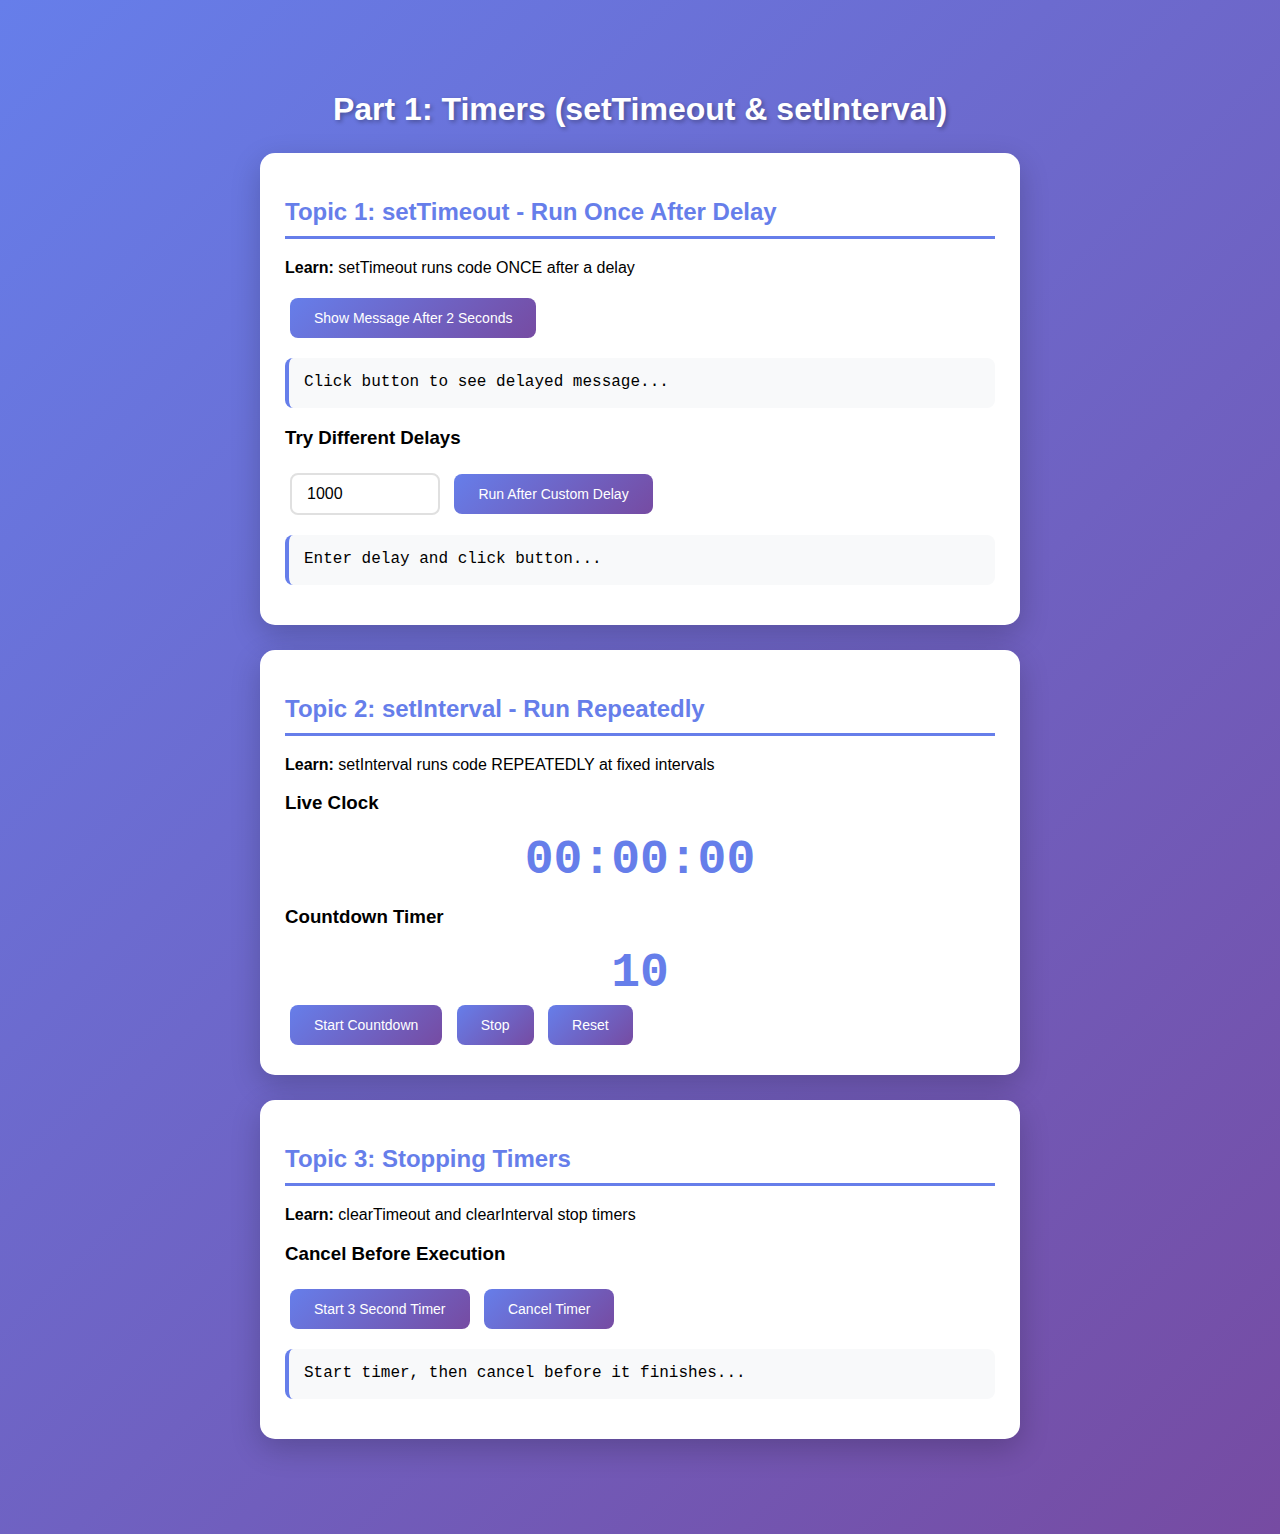
<file: part-1/index.html>
<!DOCTYPE html>
<html lang="en">
<head>
    <meta charset="UTF-8">
    <meta name="viewport" content="width=device-width, initial-scale=1.0">
    <title>Part 1: Timers - setTimeout & setInterval</title>
    <link rel="stylesheet" href="style.css">
</head>
<body>
    <h1>Part 1: Timers (setTimeout & setInterval)</h1>

    <!-- Topic 1: setTimeout -->
    <div class="section">
        <h2>Topic 1: setTimeout - Run Once After Delay</h2>
        <p><strong>Learn:</strong> setTimeout runs code ONCE after a delay</p>

        <button id="delayed-btn">Show Message After 2 Seconds</button>
        <div class="output" id="delayed-output">Click button to see delayed message...</div>

        <h3>Try Different Delays</h3>
        <input type="number" id="delay-input" placeholder="Milliseconds" value="1000">
        <button id="custom-delay-btn">Run After Custom Delay</button>
        <div class="output" id="custom-output">Enter delay and click button...</div>
    </div>

    <!-- Topic 2: setInterval -->
    <div class="section">
        <h2>Topic 2: setInterval - Run Repeatedly</h2>
        <p><strong>Learn:</strong> setInterval runs code REPEATEDLY at fixed intervals</p>

        <h3>Live Clock</h3>
        <div class="timer" id="clock-display">00:00:00</div>

        <h3>Countdown Timer</h3>
        <div class="timer" id="countdown-display">10</div>
        <button id="start-countdown">Start Countdown</button>
        <button id="stop-countdown">Stop</button>
        <button id="reset-countdown">Reset</button>
    </div>

    <!-- Topic 3: clearTimeout & clearInterval -->
    <div class="section">
        <h2>Topic 3: Stopping Timers</h2>
        <p><strong>Learn:</strong> clearTimeout and clearInterval stop timers</p>

        <h3>Cancel Before Execution</h3>
        <button id="start-delayed">Start 3 Second Timer</button>
        <button id="cancel-delayed">Cancel Timer</button>
        <div class="output" id="cancel-output">Start timer, then cancel before it finishes...</div>
    </div>

    <script src="script.js"></script>
</body>
</html>
</file>
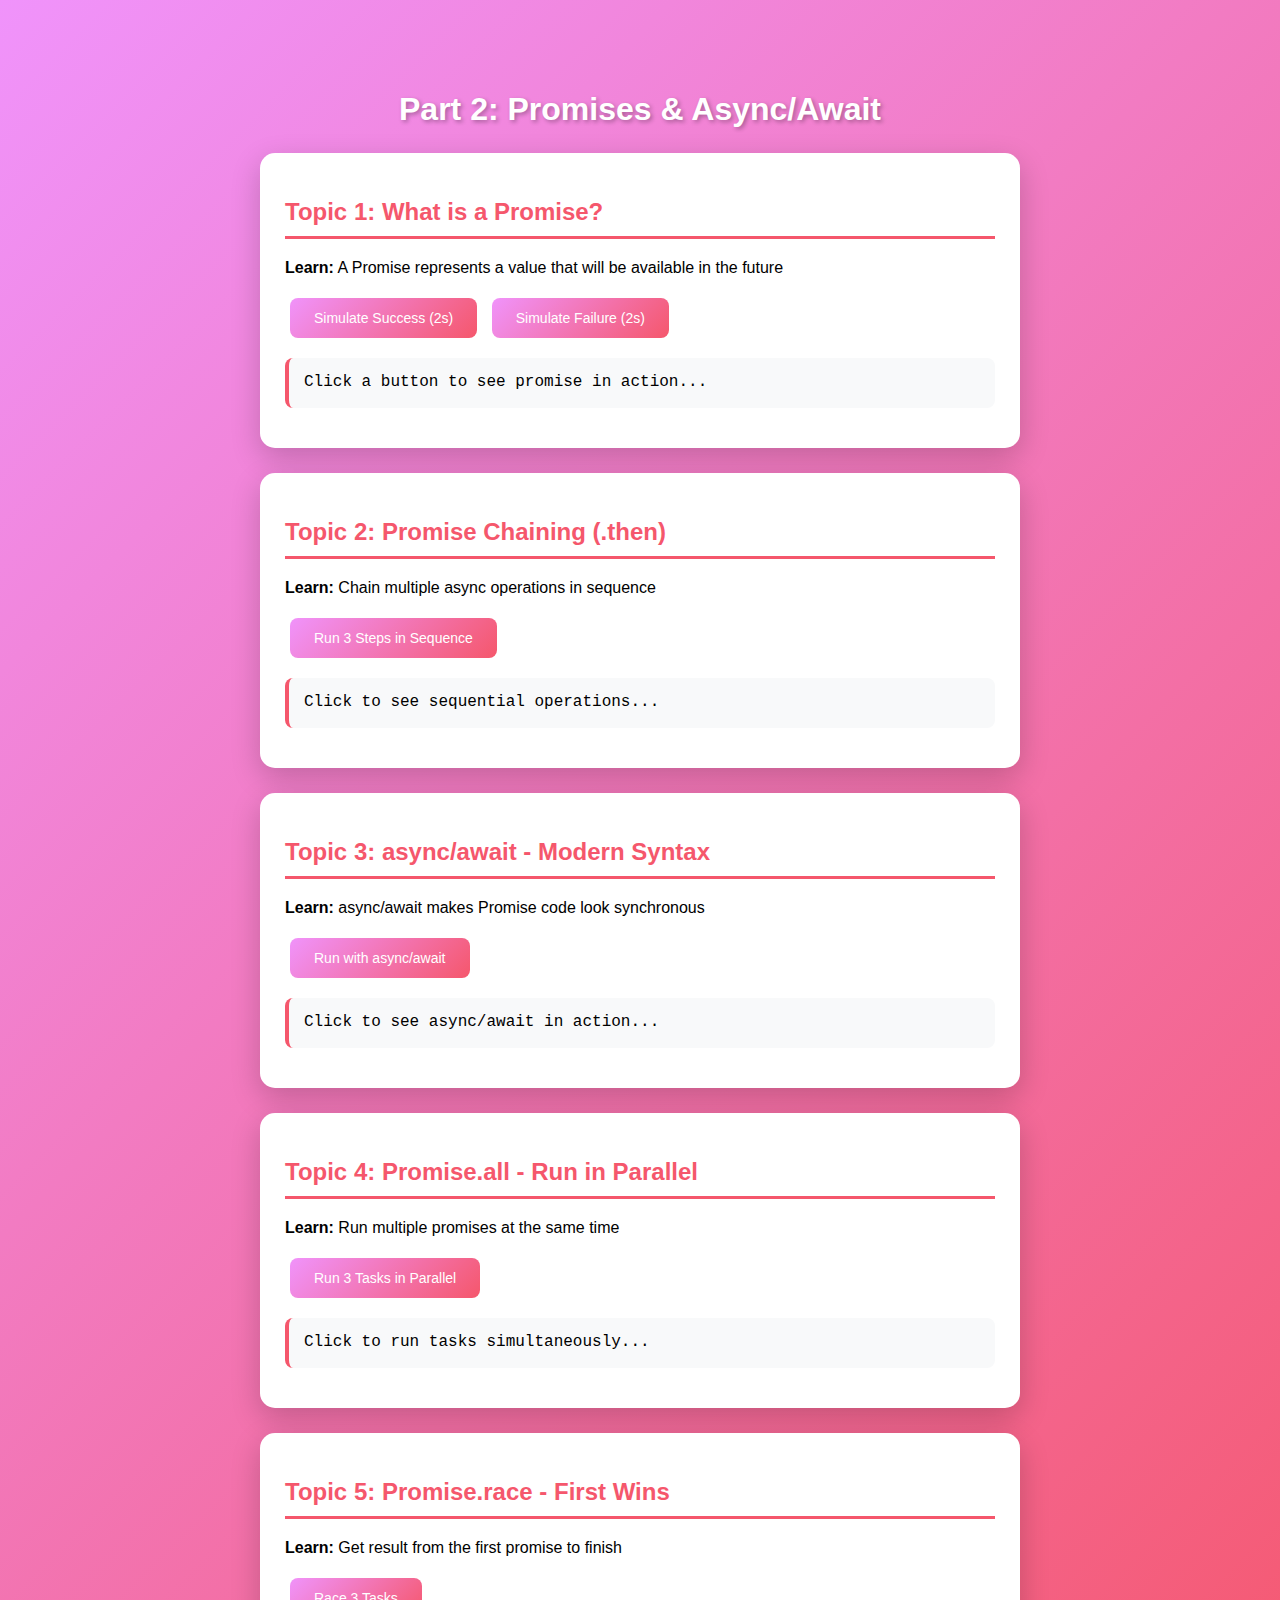
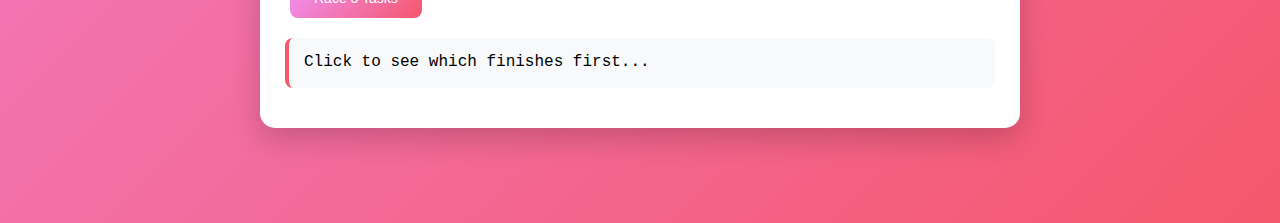
<file: part-2/index.html>
<!DOCTYPE html>
<html lang="en">
<head>
    <meta charset="UTF-8">
    <meta name="viewport" content="width=device-width, initial-scale=1.0">
    <title>Part 2: Promises & Async/Await</title>
    <link rel="stylesheet" href="style.css">
</head>
<body>
    <h1>Part 2: Promises & Async/Await</h1>

    <!-- Topic 1: What is a Promise -->
    <div class="section">
        <h2>Topic 1: What is a Promise?</h2>
        <p><strong>Learn:</strong> A Promise represents a value that will be available in the future</p>

        <button id="promise-success">Simulate Success (2s)</button>
        <button id="promise-fail">Simulate Failure (2s)</button>
        <div class="output" id="promise-output">Click a button to see promise in action...</div>
    </div>

    <!-- Topic 2: Promise Chaining -->
    <div class="section">
        <h2>Topic 2: Promise Chaining (.then)</h2>
        <p><strong>Learn:</strong> Chain multiple async operations in sequence</p>

        <button id="promise-chain">Run 3 Steps in Sequence</button>
        <div class="output" id="chain-output">Click to see sequential operations...</div>
    </div>

    <!-- Topic 3: async/await -->
    <div class="section">
        <h2>Topic 3: async/await - Modern Syntax</h2>
        <p><strong>Learn:</strong> async/await makes Promise code look synchronous</p>

        <button id="async-btn">Run with async/await</button>
        <div class="output" id="async-output">Click to see async/await in action...</div>
    </div>

    <!-- Topic 4: Promise.all -->
    <div class="section">
        <h2>Topic 4: Promise.all - Run in Parallel</h2>
        <p><strong>Learn:</strong> Run multiple promises at the same time</p>

        <button id="parallel-btn">Run 3 Tasks in Parallel</button>
        <div class="output" id="parallel-output">Click to run tasks simultaneously...</div>
    </div>

    <!-- Topic 5: Promise.race -->
    <div class="section">
        <h2>Topic 5: Promise.race - First Wins</h2>
        <p><strong>Learn:</strong> Get result from the first promise to finish</p>

        <button id="race-btn">Race 3 Tasks</button>
        <div class="output" id="race-output">Click to see which finishes first...</div>
    </div>

    <script src="script.js"></script>
</body>
</html>
</file>
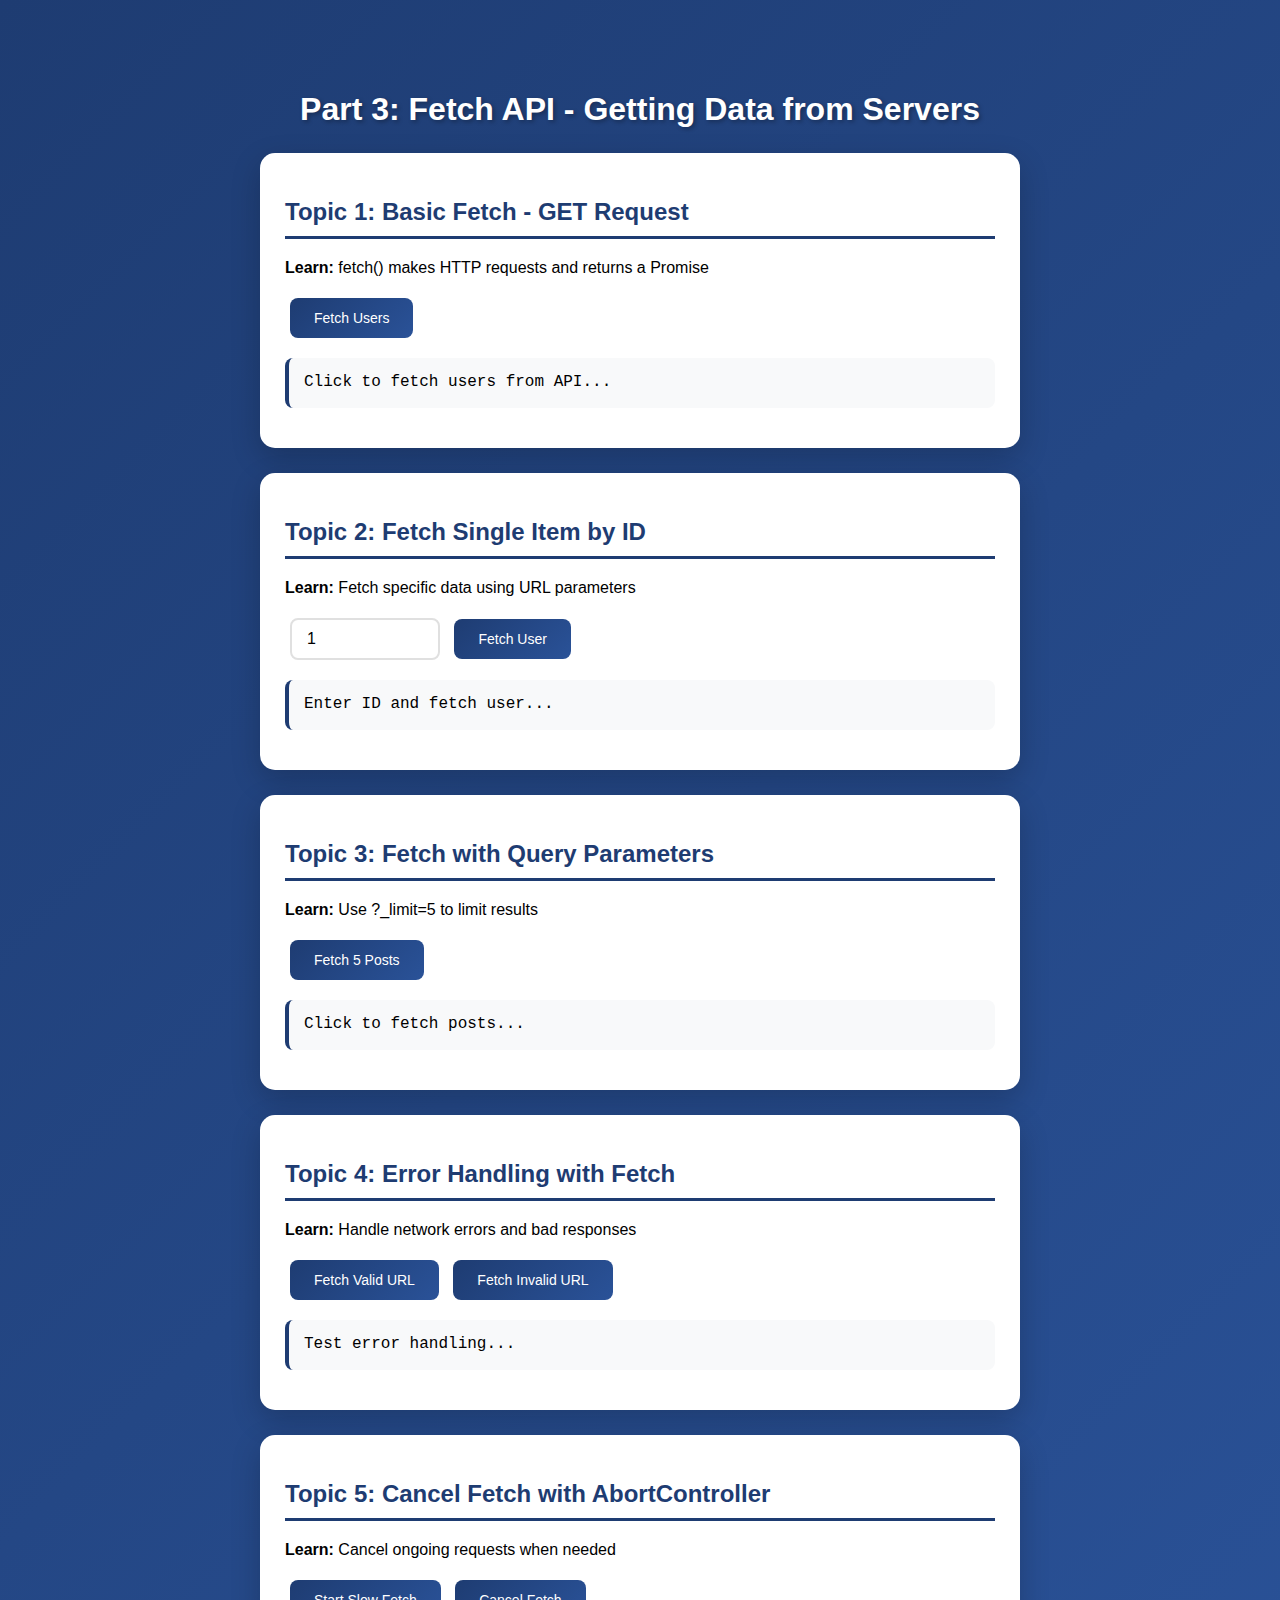
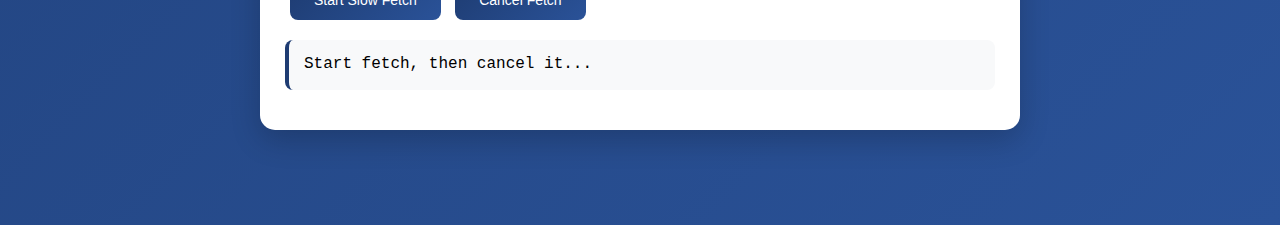
<file: part-3/index.html>
<!DOCTYPE html>
<html lang="en">
<head>
    <meta charset="UTF-8">
    <meta name="viewport" content="width=device-width, initial-scale=1.0">
    <title>Part 3: Fetch API</title>
    <link rel="stylesheet" href="style.css">
</head>
<body>
    <h1>Part 3: Fetch API - Getting Data from Servers</h1>

    <!-- Topic 1: Basic Fetch -->
    <div class="section">
        <h2>Topic 1: Basic Fetch - GET Request</h2>
        <p><strong>Learn:</strong> fetch() makes HTTP requests and returns a Promise</p>

        <button id="fetch-users-btn">Fetch Users</button>
        <div class="output" id="users-output">Click to fetch users from API...</div>
        <div class="cards-container" id="users-container"></div>
    </div>

    <!-- Topic 2: Fetch Single Item -->
    <div class="section">
        <h2>Topic 2: Fetch Single Item by ID</h2>
        <p><strong>Learn:</strong> Fetch specific data using URL parameters</p>

        <input type="number" id="user-id" placeholder="User ID (1-10)" min="1" max="10" value="1">
        <button id="fetch-single-btn">Fetch User</button>
        <div class="output" id="single-output">Enter ID and fetch user...</div>
    </div>

    <!-- Topic 3: Fetch Posts -->
    <div class="section">
        <h2>Topic 3: Fetch with Query Parameters</h2>
        <p><strong>Learn:</strong> Use ?_limit=5 to limit results</p>

        <button id="fetch-posts-btn">Fetch 5 Posts</button>
        <div class="output" id="posts-output">Click to fetch posts...</div>
        <div id="posts-container"></div>
    </div>

    <!-- Topic 4: Error Handling -->
    <div class="section">
        <h2>Topic 4: Error Handling with Fetch</h2>
        <p><strong>Learn:</strong> Handle network errors and bad responses</p>

        <button id="fetch-good-btn">Fetch Valid URL</button>
        <button id="fetch-bad-btn">Fetch Invalid URL</button>
        <div class="output" id="error-output">Test error handling...</div>
    </div>

    <!-- Topic 5: AbortController -->
    <div class="section">
        <h2>Topic 5: Cancel Fetch with AbortController</h2>
        <p><strong>Learn:</strong> Cancel ongoing requests when needed</p>

        <button id="start-fetch-btn">Start Slow Fetch</button>
        <button id="cancel-fetch-btn">Cancel Fetch</button>
        <div class="output" id="abort-output">Start fetch, then cancel it...</div>
    </div>

    <script src="script.js"></script>
</body>
</html>
</file>
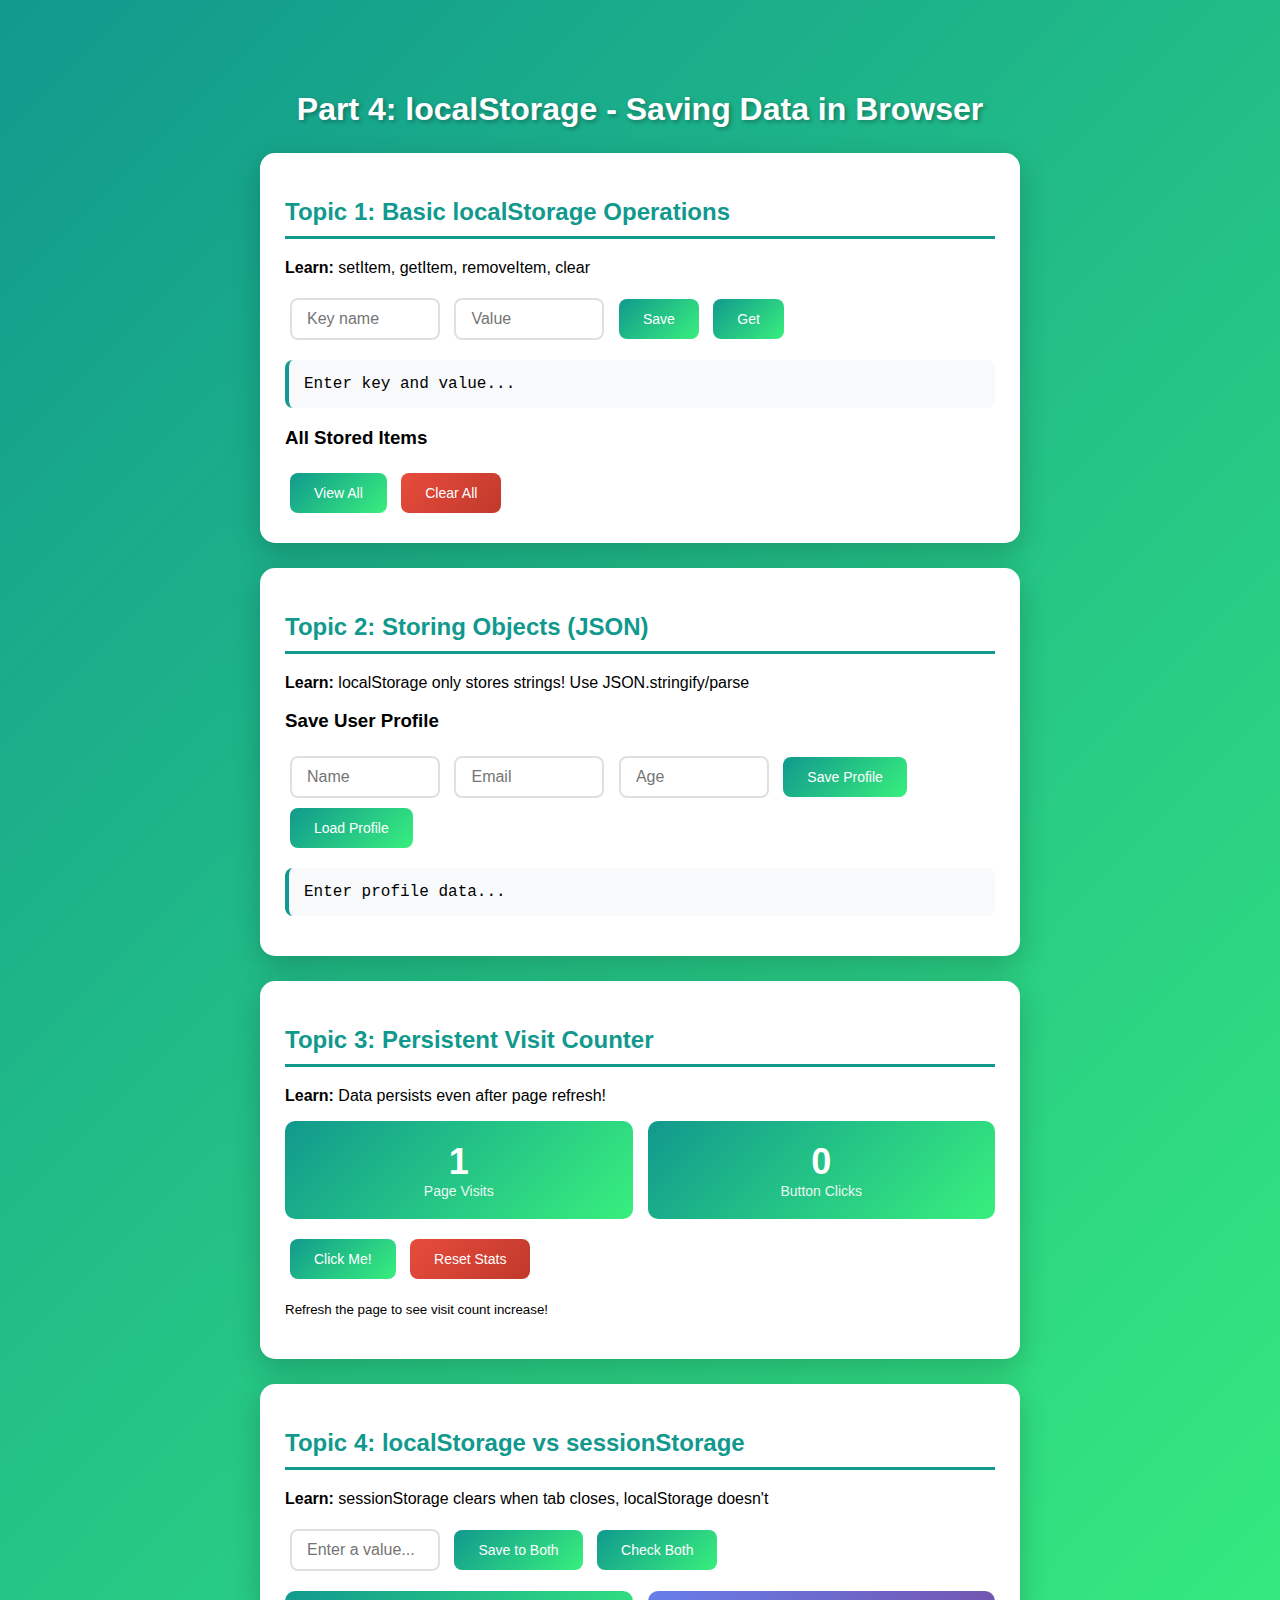
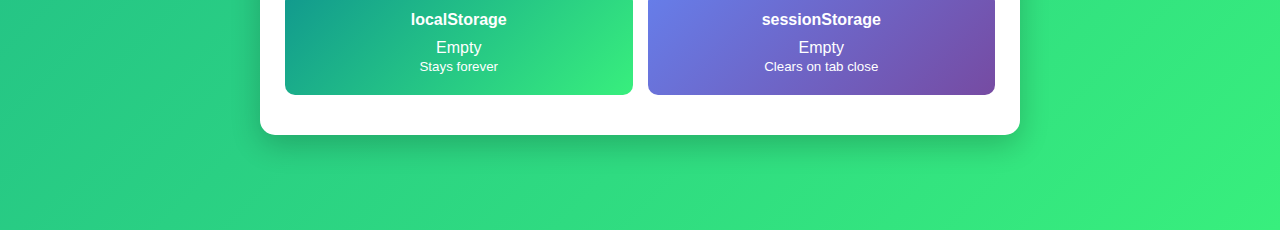
<file: part-4/index.html>
<!DOCTYPE html>
<html lang="en">
<head>
    <meta charset="UTF-8">
    <meta name="viewport" content="width=device-width, initial-scale=1.0">
    <title>Part 4: localStorage - Saving Data in Browser</title>
    <link rel="stylesheet" href="style.css">
</head>
<body>
    <h1>Part 4: localStorage - Saving Data in Browser</h1>

    <!-- Topic 1: Basic Operations -->
    <div class="section">
        <h2>Topic 1: Basic localStorage Operations</h2>
        <p><strong>Learn:</strong> setItem, getItem, removeItem, clear</p>

        <input type="text" id="key-input" placeholder="Key name">
        <input type="text" id="value-input" placeholder="Value">
        <button id="save-btn">Save</button>
        <button id="get-btn">Get</button>
        <div class="output" id="basic-output">Enter key and value...</div>

        <h3>All Stored Items</h3>
        <button id="view-all-btn">View All</button>
        <button id="clear-all-btn" class="danger">Clear All</button>
        <div id="storage-items"></div>
    </div>

    <!-- Topic 2: Storing Objects with JSON -->
    <div class="section">
        <h2>Topic 2: Storing Objects (JSON)</h2>
        <p><strong>Learn:</strong> localStorage only stores strings! Use JSON.stringify/parse</p>

        <h3>Save User Profile</h3>
        <input type="text" id="profile-name" placeholder="Name">
        <input type="text" id="profile-email" placeholder="Email">
        <input type="number" id="profile-age" placeholder="Age">
        <button id="save-profile-btn">Save Profile</button>
        <button id="load-profile-btn">Load Profile</button>
        <div class="output" id="profile-output">Enter profile data...</div>
    </div>

    <!-- Topic 3: Practical Example - Visit Counter -->
    <div class="section">
        <h2>Topic 3: Persistent Visit Counter</h2>
        <p><strong>Learn:</strong> Data persists even after page refresh!</p>

        <div class="stats-grid">
            <div class="stat-box">
                <div class="number" id="visit-count">0</div>
                <div class="label">Page Visits</div>
            </div>
            <div class="stat-box">
                <div class="number" id="click-count">0</div>
                <div class="label">Button Clicks</div>
            </div>
        </div>

        <button id="click-btn">Click Me!</button>
        <button id="reset-stats-btn" class="danger">Reset Stats</button>
        <p><small>Refresh the page to see visit count increase!</small></p>
    </div>

    <!-- Topic 4: localStorage vs sessionStorage -->
    <div class="section">
        <h2>Topic 4: localStorage vs sessionStorage</h2>
        <p><strong>Learn:</strong> sessionStorage clears when tab closes, localStorage doesn't</p>

        <input type="text" id="dual-input" placeholder="Enter a value...">
        <button id="save-both-btn">Save to Both</button>
        <button id="check-both-btn">Check Both</button>

        <div class="compare-grid">
            <div class="compare-box local">
                <div class="label">localStorage</div>
                <div id="local-value">Empty</div>
                <small>Stays forever</small>
            </div>
            <div class="compare-box session">
                <div class="label">sessionStorage</div>
                <div id="session-value">Empty</div>
                <small>Clears on tab close</small>
            </div>
        </div>
    </div>

    <script src="script.js"></script>
</body>
</html>
</file>
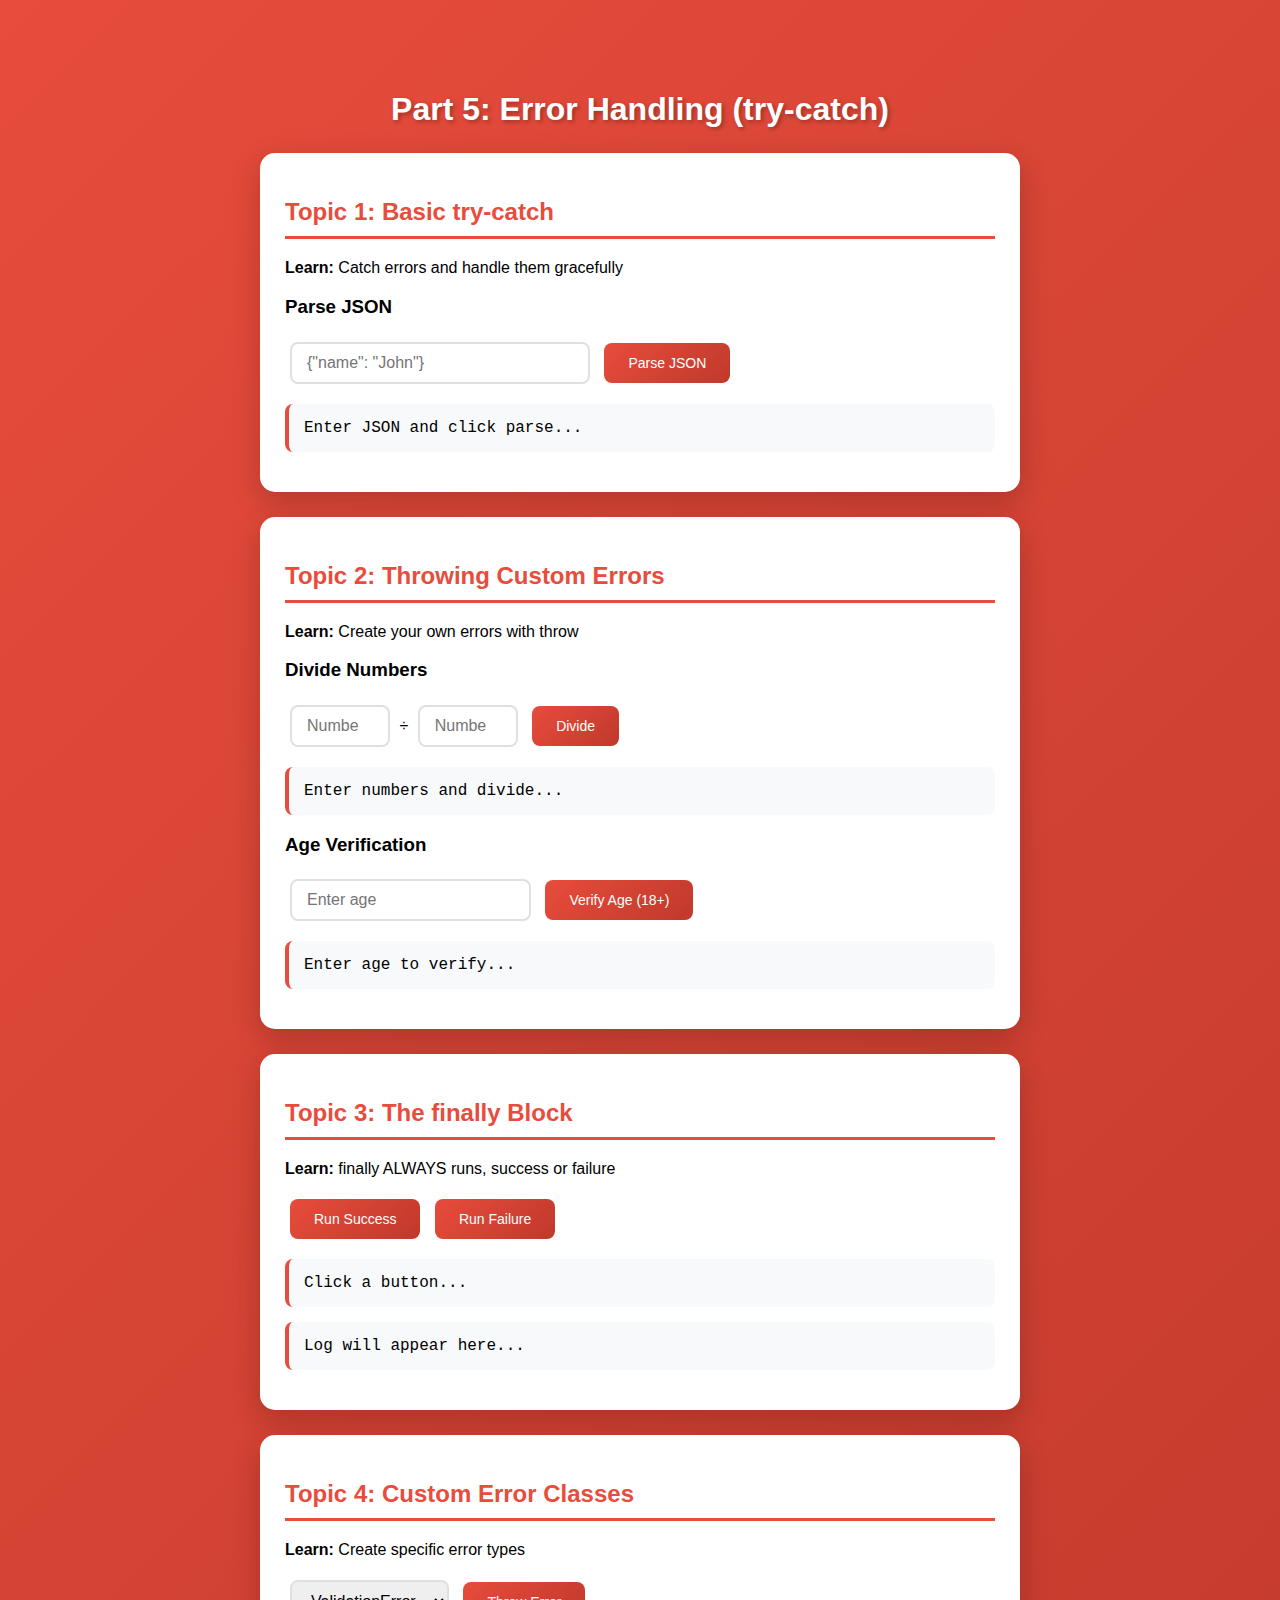
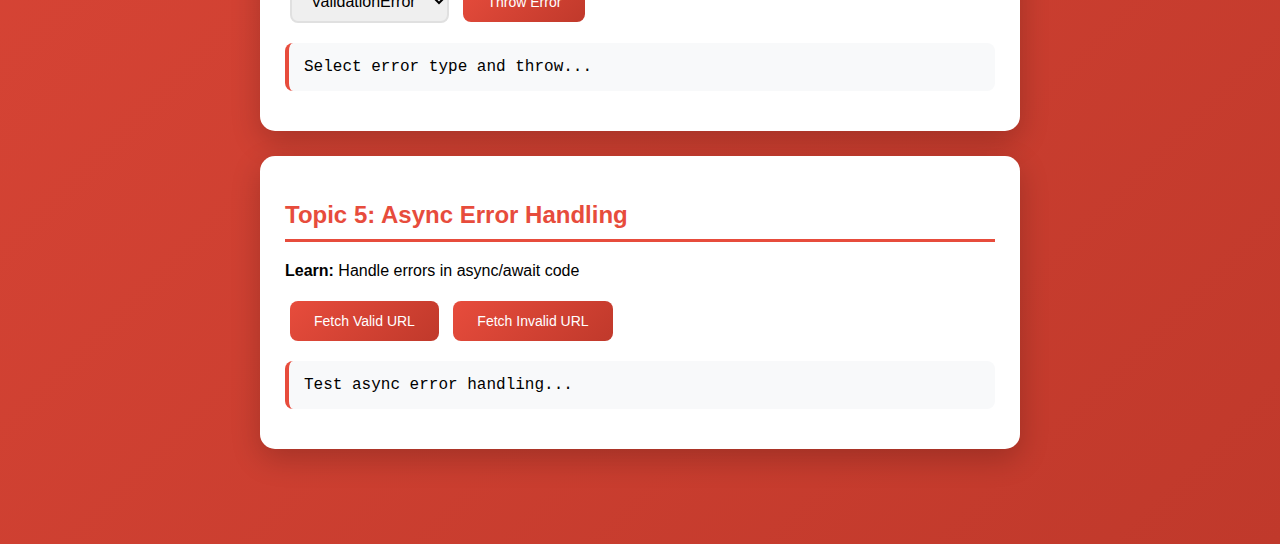
<file: part-5/index.html>
<!DOCTYPE html>
<html lang="en">
<head>
    <meta charset="UTF-8">
    <meta name="viewport" content="width=device-width, initial-scale=1.0">
    <title>Part 5: Error Handling</title>
    <link rel="stylesheet" href="style.css">
</head>
<body>
    <h1>Part 5: Error Handling (try-catch)</h1>

    <!-- Topic 1: Basic try-catch -->
    <div class="section">
        <h2>Topic 1: Basic try-catch</h2>
        <p><strong>Learn:</strong> Catch errors and handle them gracefully</p>

        <h3>Parse JSON</h3>
        <input type="text" id="json-input" placeholder='{"name": "John"}' style="width: 300px;">
        <button id="parse-btn">Parse JSON</button>
        <div class="output" id="parse-output">Enter JSON and click parse...</div>
    </div>

    <!-- Topic 2: throw new Error -->
    <div class="section">
        <h2>Topic 2: Throwing Custom Errors</h2>
        <p><strong>Learn:</strong> Create your own errors with throw</p>

        <h3>Divide Numbers</h3>
        <input type="number" id="num-a" placeholder="Number A" style="width: 100px;">
        <span> ÷ </span>
        <input type="number" id="num-b" placeholder="Number B" style="width: 100px;">
        <button id="divide-btn">Divide</button>
        <div class="output" id="divide-output">Enter numbers and divide...</div>

        <h3>Age Verification</h3>
        <input type="number" id="age-input" placeholder="Enter age">
        <button id="verify-btn">Verify Age (18+)</button>
        <div class="output" id="age-output">Enter age to verify...</div>
    </div>

    <!-- Topic 3: try-catch-finally -->
    <div class="section">
        <h2>Topic 3: The finally Block</h2>
        <p><strong>Learn:</strong> finally ALWAYS runs, success or failure</p>

        <button id="finally-success-btn">Run Success</button>
        <button id="finally-fail-btn">Run Failure</button>
        <div class="output" id="finally-output">Click a button...</div>
        <div class="output" id="finally-log">Log will appear here...</div>
    </div>

    <!-- Topic 4: Custom Error Classes -->
    <div class="section">
        <h2>Topic 4: Custom Error Classes</h2>
        <p><strong>Learn:</strong> Create specific error types</p>

        <select id="error-type">
            <option value="validation">ValidationError</option>
            <option value="auth">AuthError</option>
            <option value="network">NetworkError</option>
        </select>
        <button id="throw-btn">Throw Error</button>
        <div class="output" id="custom-output">Select error type and throw...</div>
    </div>

    <!-- Topic 5: Async Error Handling -->
    <div class="section">
        <h2>Topic 5: Async Error Handling</h2>
        <p><strong>Learn:</strong> Handle errors in async/await code</p>

        <button id="fetch-good-btn">Fetch Valid URL</button>
        <button id="fetch-bad-btn">Fetch Invalid URL</button>
        <div class="output" id="async-output">Test async error handling...</div>
    </div>

    <script src="script.js"></script>
</body>
</html>
</file>
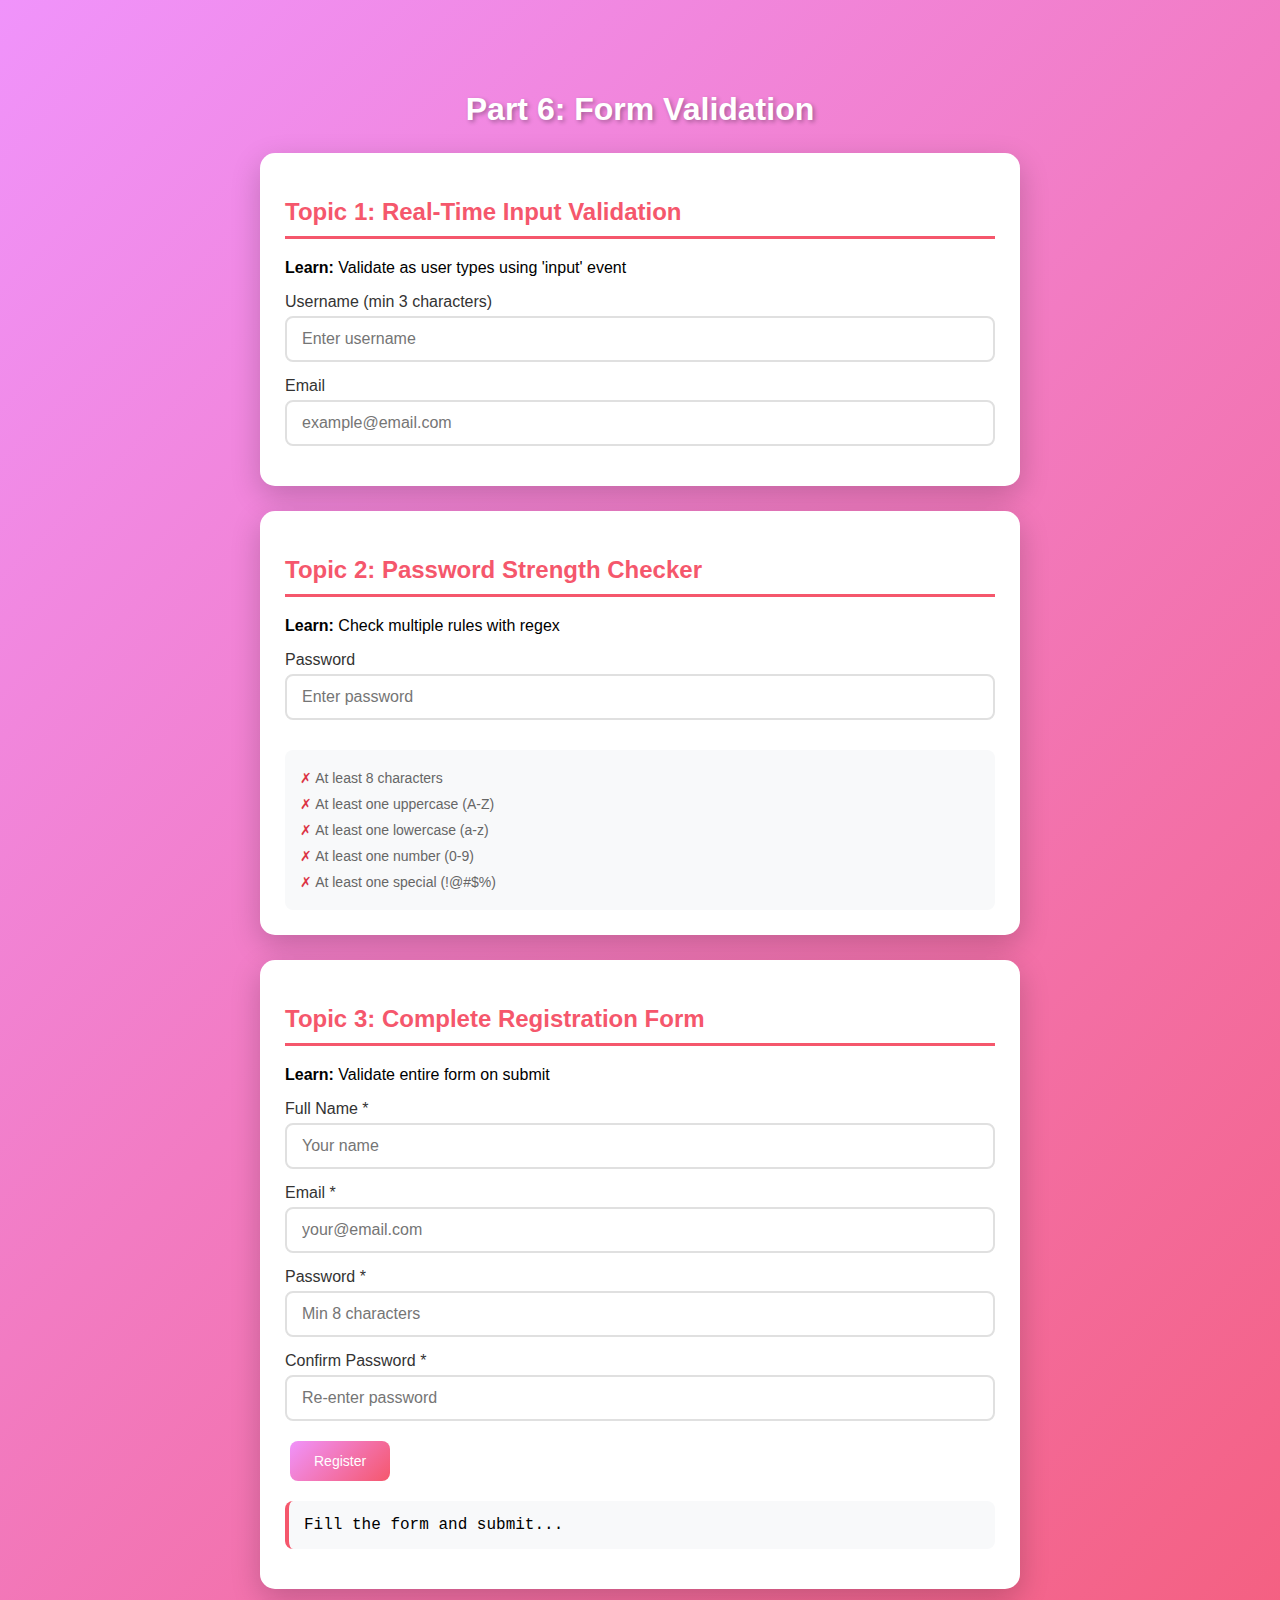
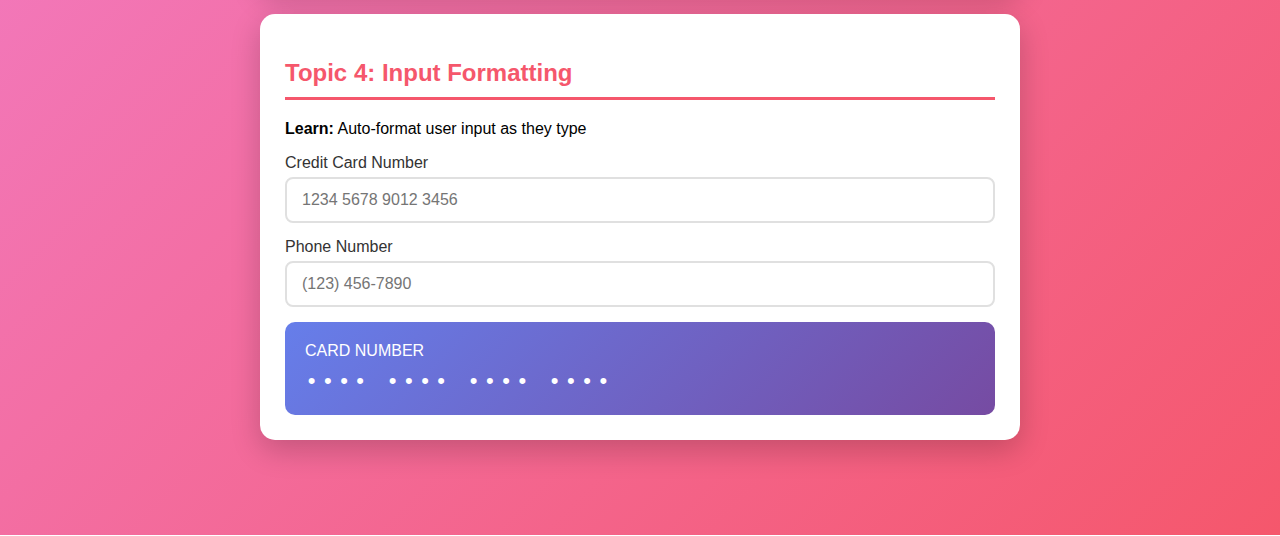
<file: part-6/index.html>
<!DOCTYPE html>
<html lang="en">
<head>
    <meta charset="UTF-8">
    <meta name="viewport" content="width=device-width, initial-scale=1.0">
    <title>Part 6: Form Validation</title>
    <link rel="stylesheet" href="style.css">
</head>
<body>
    <h1>Part 6: Form Validation</h1>

    <!-- Topic 1: Basic Validation -->
    <div class="section">
        <h2>Topic 1: Real-Time Input Validation</h2>
        <p><strong>Learn:</strong> Validate as user types using 'input' event</p>

        <div class="form-group">
            <label>Username (min 3 characters)</label>
            <input type="text" id="username" placeholder="Enter username">
            <div class="error-msg" id="username-error">Username must be at least 3 characters</div>
        </div>

        <div class="form-group">
            <label>Email</label>
            <input type="text" id="email" placeholder="example@email.com">
            <div class="error-msg" id="email-error">Please enter a valid email</div>
        </div>
    </div>

    <!-- Topic 2: Password Strength -->
    <div class="section">
        <h2>Topic 2: Password Strength Checker</h2>
        <p><strong>Learn:</strong> Check multiple rules with regex</p>

        <div class="form-group">
            <label>Password</label>
            <input type="password" id="password" placeholder="Enter password">
            <div class="strength-bar" id="strength-bar"></div>
        </div>

        <div class="rules-list">
            <div class="rule" id="rule-length">At least 8 characters</div>
            <div class="rule" id="rule-upper">At least one uppercase (A-Z)</div>
            <div class="rule" id="rule-lower">At least one lowercase (a-z)</div>
            <div class="rule" id="rule-number">At least one number (0-9)</div>
            <div class="rule" id="rule-special">At least one special (!@#$%)</div>
        </div>
    </div>

    <!-- Topic 3: Registration Form -->
    <div class="section">
        <h2>Topic 3: Complete Registration Form</h2>
        <p><strong>Learn:</strong> Validate entire form on submit</p>

        <form id="register-form">
            <div class="form-group">
                <label>Full Name *</label>
                <input type="text" id="reg-name" placeholder="Your name">
            </div>

            <div class="form-group">
                <label>Email *</label>
                <input type="text" id="reg-email" placeholder="your@email.com">
            </div>

            <div class="form-group">
                <label>Password *</label>
                <input type="password" id="reg-password" placeholder="Min 8 characters">
            </div>

            <div class="form-group">
                <label>Confirm Password *</label>
                <input type="password" id="reg-confirm" placeholder="Re-enter password">
            </div>

            <button type="submit">Register</button>
        </form>

        <div class="output" id="form-output">Fill the form and submit...</div>
    </div>

    <!-- Topic 4: Credit Card Formatting -->
    <div class="section">
        <h2>Topic 4: Input Formatting</h2>
        <p><strong>Learn:</strong> Auto-format user input as they type</p>

        <div class="form-group">
            <label>Credit Card Number</label>
            <input type="text" id="card-number" placeholder="1234 5678 9012 3456" maxlength="19">
        </div>

        <div class="form-group">
            <label>Phone Number</label>
            <input type="text" id="phone" placeholder="(123) 456-7890" maxlength="14">
        </div>

        <div class="card-preview">
            <div>CARD NUMBER</div>
            <div class="card-display" id="card-display">•••• •••• •••• ••••</div>
        </div>
    </div>

    <script src="script.js"></script>
</body>
</html>
</file>
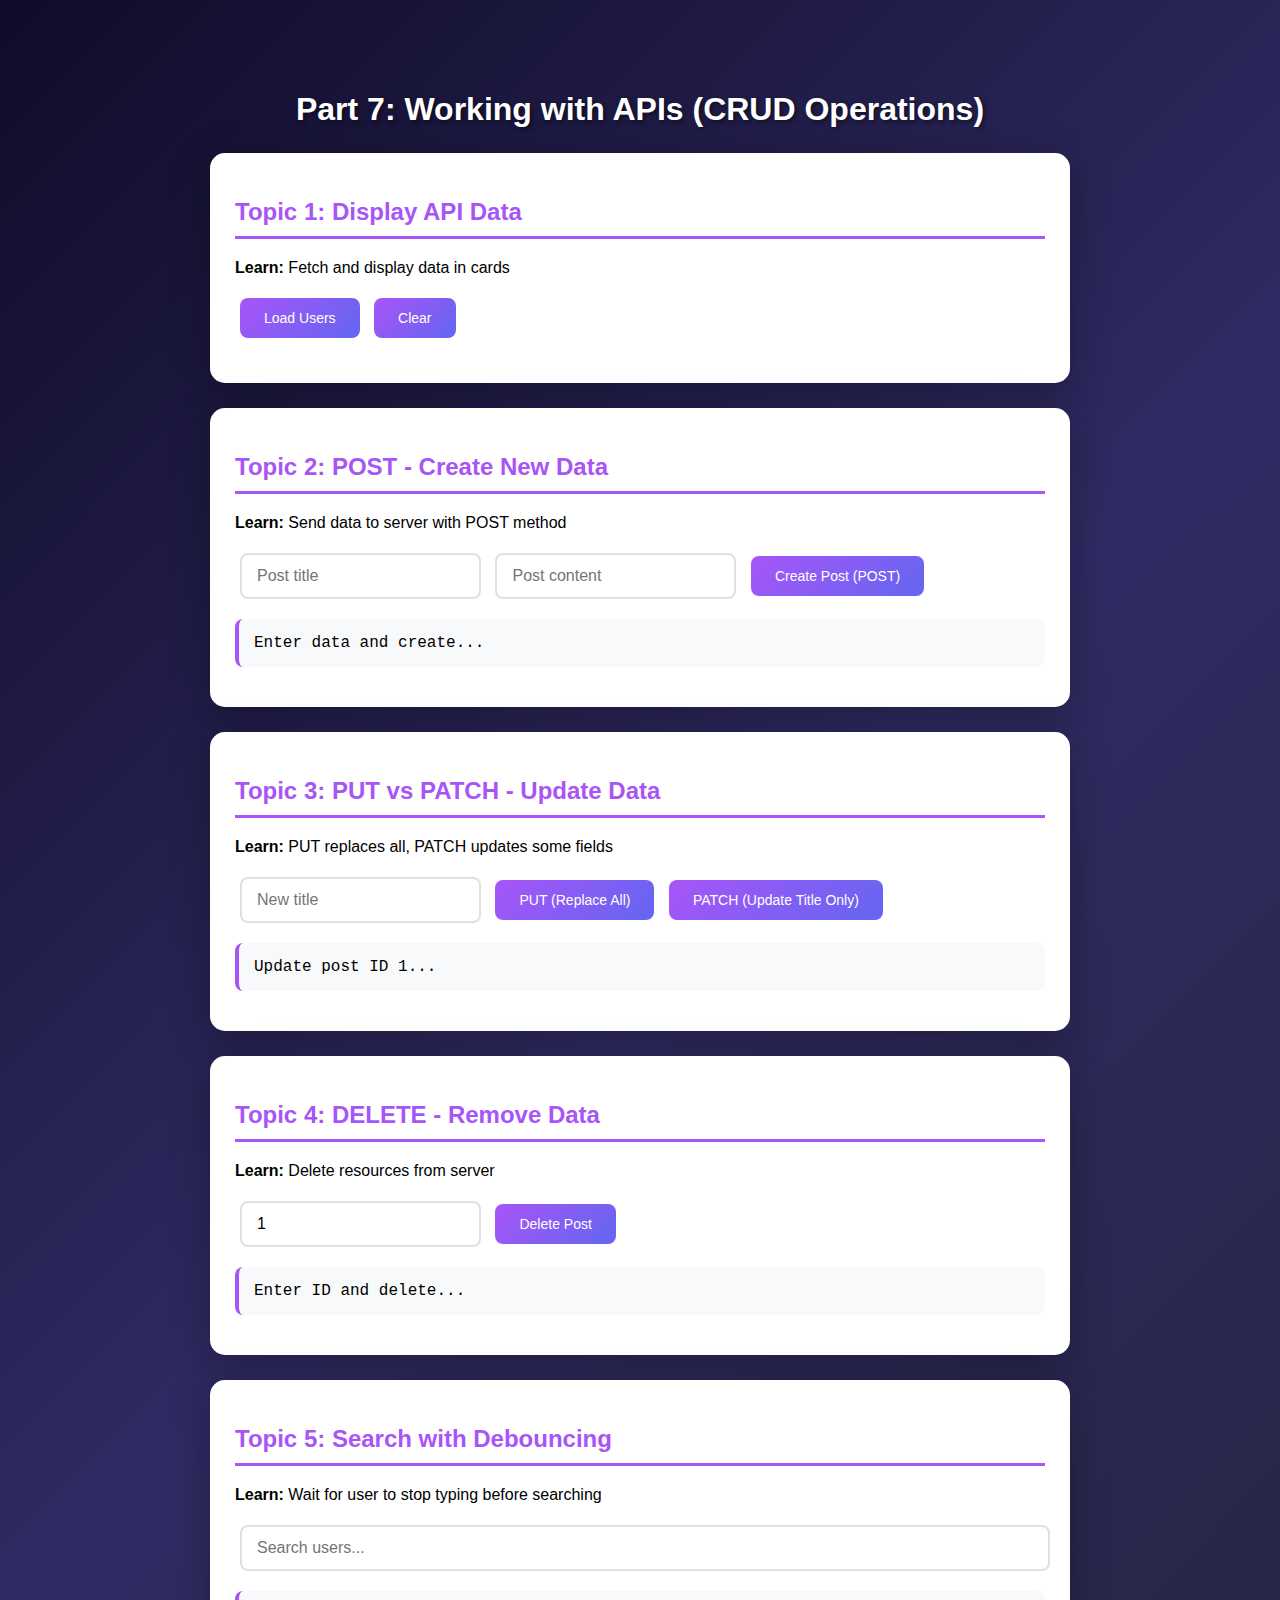
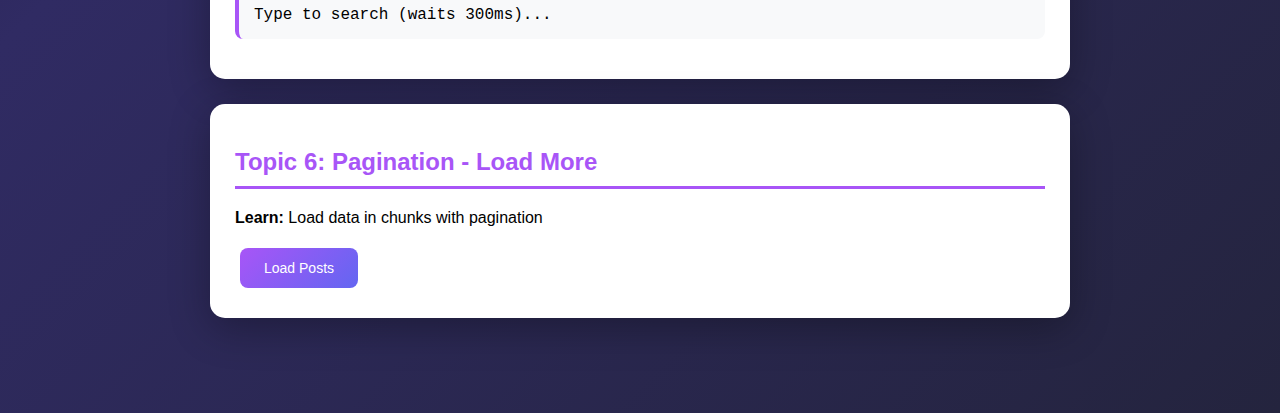
<file: part-7/index.html>
<!DOCTYPE html>
<html lang="en">
<head>
    <meta charset="UTF-8">
    <meta name="viewport" content="width=device-width, initial-scale=1.0">
    <title>Part 7: Working with APIs (CRUD)</title>
    <link rel="stylesheet" href="style.css">
</head>
<body>
    <h1>Part 7: Working with APIs (CRUD Operations)</h1>

    <!-- Topic 1: Display Data -->
    <div class="section">
        <h2>Topic 1: Display API Data</h2>
        <p><strong>Learn:</strong> Fetch and display data in cards</p>

        <button id="load-users-btn">Load Users</button>
        <button id="clear-btn">Clear</button>
        <div class="loading" id="users-loading" style="display: none;">Loading...</div>
        <div class="cards-grid" id="users-grid"></div>
    </div>

    <!-- Topic 2: POST - Create -->
    <div class="section">
        <h2>Topic 2: POST - Create New Data</h2>
        <p><strong>Learn:</strong> Send data to server with POST method</p>

        <input type="text" id="post-title" placeholder="Post title">
        <input type="text" id="post-body" placeholder="Post content">
        <button id="create-btn">Create Post (POST)</button>
        <div class="output" id="post-output">Enter data and create...</div>
    </div>

    <!-- Topic 3: PUT vs PATCH -->
    <div class="section">
        <h2>Topic 3: PUT vs PATCH - Update Data</h2>
        <p><strong>Learn:</strong> PUT replaces all, PATCH updates some fields</p>

        <input type="text" id="update-title" placeholder="New title">
        <button id="put-btn">PUT (Replace All)</button>
        <button id="patch-btn">PATCH (Update Title Only)</button>
        <div class="output" id="update-output">Update post ID 1...</div>
    </div>

    <!-- Topic 4: DELETE -->
    <div class="section">
        <h2>Topic 4: DELETE - Remove Data</h2>
        <p><strong>Learn:</strong> Delete resources from server</p>

        <input type="number" id="delete-id" placeholder="Post ID" value="1">
        <button id="delete-btn">Delete Post</button>
        <div class="output" id="delete-output">Enter ID and delete...</div>
    </div>

    <!-- Topic 5: Search with Debounce -->
    <div class="section">
        <h2>Topic 5: Search with Debouncing</h2>
        <p><strong>Learn:</strong> Wait for user to stop typing before searching</p>

        <input type="text" id="search-input" placeholder="Search users..." style="width: 100%;">
        <div class="output" id="search-output">Type to search (waits 300ms)...</div>
        <div class="cards-grid" id="search-results"></div>
    </div>

    <!-- Topic 6: Pagination -->
    <div class="section">
        <h2>Topic 6: Pagination - Load More</h2>
        <p><strong>Learn:</strong> Load data in chunks with pagination</p>

        <button id="load-posts-btn">Load Posts</button>
        <button id="load-more-btn" style="display: none;">Load More</button>
        <div id="posts-container"></div>
    </div>

    <script src="script.js"></script>
</body>
</html>
</file>
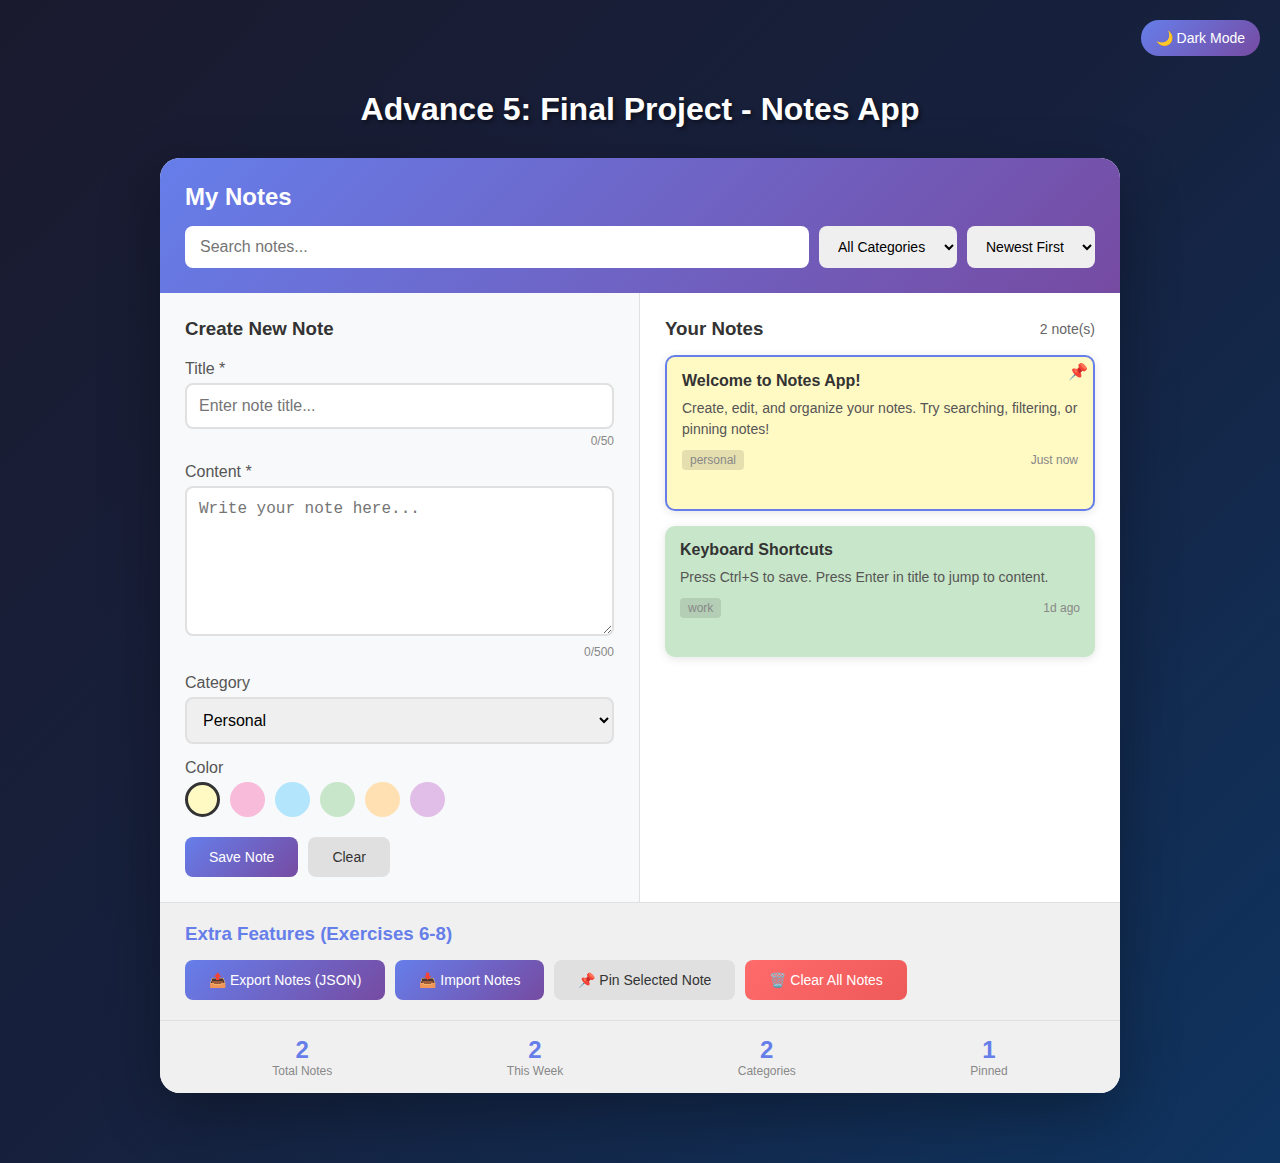
<file: part-8/index.html>
<!DOCTYPE html>
<html lang="en">
<head>
    <meta charset="UTF-8">
    <meta name="viewport" content="width=device-width, initial-scale=1.0">
    <title>Advance 5: Final Project - Notes App</title>
    <link rel="stylesheet" href="style.css">
</head>
<body>
    <!-- Dark Mode Toggle Button -->
    <button class="dark-mode-toggle" id="dark-mode-btn">🌙 Dark Mode</button>

    <h1>Advance 5: Final Project - Notes App</h1>

    <div class="app-container">
        <!-- Header with Search -->
        <div class="app-header">
            <h2>My Notes</h2>
            <div class="search-bar">
                <input type="text" id="search-input" placeholder="Search notes...">
                <select id="filter-category">
                    <option value="all">All Categories</option>
                    <option value="personal">Personal</option>
                    <option value="work">Work</option>
                    <option value="ideas">Ideas</option>
                    <option value="todo">To-Do</option>
                </select>
                <select id="sort-by">
                    <option value="newest">Newest First</option>
                    <option value="oldest">Oldest First</option>
                    <option value="title">By Title</option>
                </select>
            </div>
        </div>

        <!-- Main Content -->
        <div class="app-content">
            <!-- Note Form -->
            <div class="note-form">
                <h3 id="form-title">Create New Note</h3>

                <div class="form-group">
                    <label for="note-title">Title *</label>
                    <input type="text" id="note-title" placeholder="Enter note title..." maxlength="50">
                    <div class="char-counter"><span id="title-count">0</span>/50</div>
                </div>

                <div class="form-group">
                    <label for="note-content">Content *</label>
                    <textarea id="note-content" placeholder="Write your note here..." maxlength="500"></textarea>
                    <div class="char-counter"><span id="content-count">0</span>/500</div>
                </div>

                <div class="form-group">
                    <label for="note-category">Category</label>
                    <select id="note-category">
                        <option value="personal">Personal</option>
                        <option value="work">Work</option>
                        <option value="ideas">Ideas</option>
                        <option value="todo">To-Do</option>
                    </select>
                </div>

                <div class="form-group">
                    <label>Color</label>
                    <div class="color-options">
                        <div class="color-option selected" data-color="#fff9c4" style="background: #fff9c4;"></div>
                        <div class="color-option" data-color="#f8bbd9" style="background: #f8bbd9;"></div>
                        <div class="color-option" data-color="#b3e5fc" style="background: #b3e5fc;"></div>
                        <div class="color-option" data-color="#c8e6c9" style="background: #c8e6c9;"></div>
                        <div class="color-option" data-color="#ffe0b2" style="background: #ffe0b2;"></div>
                        <div class="color-option" data-color="#e1bee7" style="background: #e1bee7;"></div>
                    </div>
                </div>

                <div class="form-buttons">
                    <button class="btn-primary" id="save-btn">Save Note</button>
                    <button class="btn-secondary" id="clear-btn">Clear</button>
                    <button class="btn-danger" id="delete-btn" style="display: none;">Delete</button>
                </div>
            </div>

            <!-- Notes List -->
            <div class="notes-list">
                <h3>
                    Your Notes
                    <span class="note-count" id="note-count">0 notes</span>
                </h3>
                <div class="notes-container" id="notes-container">
                    <!-- Notes will be rendered here -->
                </div>
            </div>
        </div>

        <!-- Extra Features Section -->
        <div class="extra-features">
            <h3>Extra Features (Exercises 6-8)</h3>
            <div class="feature-buttons">
                <button class="btn-primary" id="export-btn">📤 Export Notes (JSON)</button>
                <button class="btn-primary" id="import-btn">📥 Import Notes</button>
                <input type="file" id="import-file" accept=".json" style="display: none;">
                <button class="btn-secondary" id="pin-btn">📌 Pin Selected Note</button>
                <button class="btn-danger" id="clear-all-btn">🗑️ Clear All Notes</button>
            </div>
        </div>

        <!-- Stats Bar -->
        <div class="stats-bar">
            <div class="stat-item">
                <div class="stat-value" id="total-notes">0</div>
                <div class="stat-label">Total Notes</div>
            </div>
            <div class="stat-item">
                <div class="stat-value" id="this-week">0</div>
                <div class="stat-label">This Week</div>
            </div>
            <div class="stat-item">
                <div class="stat-value" id="categories-used">0</div>
                <div class="stat-label">Categories</div>
            </div>
            <div class="stat-item">
                <div class="stat-value" id="pinned-count">0</div>
                <div class="stat-label">Pinned</div>
            </div>
        </div>
    </div>

    <!-- Toast Container -->
    <div class="toast-container" id="toast-container"></div>

    <script src="script.js"></script>
</body>
</html>
</file>
<file: part-1/style.css>
/* Part 1: Timers - Styles */

* {
    box-sizing: border-box;
}

body {
    font-family: 'Segoe UI', Arial, sans-serif;
    max-width: 800px;
    margin: 50px auto;
    padding: 20px;
    background: linear-gradient(135deg, #667eea 0%, #764ba2 100%);
    min-height: 100vh;
}

h1 {
    text-align: center;
    color: white;
    text-shadow: 2px 2px 4px rgba(0,0,0,0.3);
}

h2 {
    color: #667eea;
    border-bottom: 3px solid #667eea;
    padding-bottom: 10px;
}

.section {
    background: white;
    padding: 25px;
    margin: 25px 0;
    border-radius: 15px;
    box-shadow: 0 10px 30px rgba(0,0,0,0.2);
}

button {
    background: linear-gradient(135deg, #667eea, #764ba2);
    color: white;
    border: none;
    padding: 12px 24px;
    margin: 5px;
    border-radius: 8px;
    cursor: pointer;
    font-size: 14px;
    transition: transform 0.2s, box-shadow 0.2s;
}

button:hover {
    transform: translateY(-2px);
    box-shadow: 0 5px 15px rgba(102, 126, 234, 0.4);
}

input[type="number"] {
    padding: 10px 15px;
    border: 2px solid #e0e0e0;
    border-radius: 8px;
    font-size: 16px;
    margin: 5px;
    width: 150px;
}

input:focus {
    border-color: #667eea;
    outline: none;
}

.output {
    background: #f8f9fa;
    padding: 15px;
    border-radius: 8px;
    margin: 15px 0;
    border-left: 4px solid #667eea;
    font-family: 'Consolas', monospace;
    min-height: 50px;
}

.success {
    background: #d4edda;
    border-left-color: #28a745;
    color: #155724;
}

.timer {
    font-size: 48px;
    text-align: center;
    color: #667eea;
    font-weight: bold;
    font-family: 'Consolas', monospace;
}
</file>
<file: part-2/style.css>
/* Part 2: Promises & Async/Await - Styles */

* {
    box-sizing: border-box;
}

body {
    font-family: 'Segoe UI', Arial, sans-serif;
    max-width: 800px;
    margin: 50px auto;
    padding: 20px;
    background: linear-gradient(135deg, #f093fb 0%, #f5576c 100%);
    min-height: 100vh;
}

h1 {
    text-align: center;
    color: white;
    text-shadow: 2px 2px 4px rgba(0,0,0,0.3);
}

h2 {
    color: #f5576c;
    border-bottom: 3px solid #f5576c;
    padding-bottom: 10px;
}

.section {
    background: white;
    padding: 25px;
    margin: 25px 0;
    border-radius: 15px;
    box-shadow: 0 10px 30px rgba(0,0,0,0.2);
}

button {
    background: linear-gradient(135deg, #f093fb, #f5576c);
    color: white;
    border: none;
    padding: 12px 24px;
    margin: 5px;
    border-radius: 8px;
    cursor: pointer;
    font-size: 14px;
    transition: transform 0.2s, box-shadow 0.2s;
}

button:hover {
    transform: translateY(-2px);
    box-shadow: 0 5px 15px rgba(245, 87, 108, 0.4);
}

.output {
    background: #f8f9fa;
    padding: 15px;
    border-radius: 8px;
    margin: 15px 0;
    border-left: 4px solid #f5576c;
    font-family: 'Consolas', monospace;
    min-height: 50px;
    white-space: pre-wrap;
}

.loading {
    color: #f5576c;
    font-style: italic;
}

.success {
    background: #d4edda;
    border-left-color: #28a745;
    color: #155724;
}

.error {
    background: #f8d7da;
    border-left-color: #dc3545;
    color: #721c24;
}
</file>
<file: part-3/style.css>
/* Part 3: Fetch API - Styles */

* {
    box-sizing: border-box;
}

body {
    font-family: 'Segoe UI', Arial, sans-serif;
    max-width: 800px;
    margin: 50px auto;
    padding: 20px;
    background: linear-gradient(135deg, #1e3c72 0%, #2a5298 100%);
    min-height: 100vh;
}

h1 {
    text-align: center;
    color: white;
    text-shadow: 2px 2px 4px rgba(0,0,0,0.3);
}

h2 {
    color: #1e3c72;
    border-bottom: 3px solid #1e3c72;
    padding-bottom: 10px;
}

.section {
    background: white;
    padding: 25px;
    margin: 25px 0;
    border-radius: 15px;
    box-shadow: 0 10px 30px rgba(0,0,0,0.2);
}

button {
    background: linear-gradient(135deg, #1e3c72, #2a5298);
    color: white;
    border: none;
    padding: 12px 24px;
    margin: 5px;
    border-radius: 8px;
    cursor: pointer;
    font-size: 14px;
    transition: transform 0.2s, box-shadow 0.2s;
}

button:hover {
    transform: translateY(-2px);
    box-shadow: 0 5px 15px rgba(30, 60, 114, 0.4);
}

input[type="number"] {
    padding: 10px 15px;
    border: 2px solid #e0e0e0;
    border-radius: 8px;
    font-size: 16px;
    margin: 5px;
    width: 150px;
}

input:focus {
    border-color: #1e3c72;
    outline: none;
}

.output {
    background: #f8f9fa;
    padding: 15px;
    border-radius: 8px;
    margin: 15px 0;
    border-left: 4px solid #1e3c72;
    font-family: 'Consolas', monospace;
    min-height: 50px;
    white-space: pre-wrap;
}

.loading {
    color: #2a5298;
    font-style: italic;
}

.success {
    background: #d4edda;
    border-left-color: #28a745;
    color: #155724;
}

.error {
    background: #f8d7da;
    border-left-color: #dc3545;
    color: #721c24;
}

.cards-container {
    display: flex;
    flex-wrap: wrap;
    gap: 15px;
    margin-top: 15px;
}

.user-card {
    background: linear-gradient(135deg, #f5f7fa, #e4e8ec);
    padding: 15px;
    border-radius: 10px;
    min-width: 200px;
}

.user-card h4 {
    margin: 0 0 5px 0;
    color: #1e3c72;
}

.user-card p {
    margin: 3px 0;
    font-size: 14px;
    color: #666;
}

.post-card {
    background: #f8f9fa;
    padding: 15px;
    border-radius: 8px;
    margin: 10px 0;
    border-left: 3px solid #1e3c72;
}

.post-card h4 {
    margin: 0 0 10px 0;
    color: #1e3c72;
}
</file>
<file: part-4/style.css>
/* Part 4: localStorage - Styles */

* {
    box-sizing: border-box;
}

body {
    font-family: 'Segoe UI', Arial, sans-serif;
    max-width: 800px;
    margin: 50px auto;
    padding: 20px;
    background: linear-gradient(135deg, #11998e 0%, #38ef7d 100%);
    min-height: 100vh;
}

h1 {
    text-align: center;
    color: white;
    text-shadow: 2px 2px 4px rgba(0,0,0,0.3);
}

h2 {
    color: #11998e;
    border-bottom: 3px solid #11998e;
    padding-bottom: 10px;
}

.section {
    background: white;
    padding: 25px;
    margin: 25px 0;
    border-radius: 15px;
    box-shadow: 0 10px 30px rgba(0,0,0,0.2);
}

button {
    background: linear-gradient(135deg, #11998e, #38ef7d);
    color: white;
    border: none;
    padding: 12px 24px;
    margin: 5px;
    border-radius: 8px;
    cursor: pointer;
    font-size: 14px;
    transition: transform 0.2s, box-shadow 0.2s;
}

button:hover {
    transform: translateY(-2px);
    box-shadow: 0 5px 15px rgba(17, 153, 142, 0.4);
}

button.danger {
    background: linear-gradient(135deg, #e74c3c, #c0392b);
}

input[type="text"], input[type="number"] {
    padding: 10px 15px;
    border: 2px solid #e0e0e0;
    border-radius: 8px;
    font-size: 16px;
    margin: 5px;
    width: 150px;
}

input:focus {
    border-color: #11998e;
    outline: none;
}

.output {
    background: #f8f9fa;
    padding: 15px;
    border-radius: 8px;
    margin: 15px 0;
    border-left: 4px solid #11998e;
    font-family: 'Consolas', monospace;
    white-space: pre-wrap;
}

.storage-item {
    background: #e8f5e9;
    padding: 10px 15px;
    margin: 5px 0;
    border-radius: 5px;
    display: flex;
    justify-content: space-between;
    align-items: center;
}

.storage-item button {
    padding: 5px 15px;
    font-size: 12px;
}

.stats-grid {
    display: grid;
    grid-template-columns: 1fr 1fr;
    gap: 15px;
    margin: 15px 0;
}

.stat-box {
    background: linear-gradient(135deg, #11998e, #38ef7d);
    color: white;
    padding: 20px;
    border-radius: 10px;
    text-align: center;
}

.stat-box .number {
    font-size: 36px;
    font-weight: bold;
}

.stat-box .label {
    font-size: 14px;
    opacity: 0.9;
}

.compare-grid {
    display: grid;
    grid-template-columns: 1fr 1fr;
    gap: 15px;
    margin: 15px 0;
}

.compare-box {
    padding: 20px;
    border-radius: 10px;
    text-align: center;
}

.compare-box.local {
    background: linear-gradient(135deg, #11998e, #38ef7d);
    color: white;
}

.compare-box.session {
    background: linear-gradient(135deg, #667eea, #764ba2);
    color: white;
}

.compare-box .label {
    font-weight: bold;
    margin-bottom: 10px;
}
</file>
<file: part-5/style.css>
/* Part 5: Error Handling - Styles */

* {
    box-sizing: border-box;
}

body {
    font-family: 'Segoe UI', Arial, sans-serif;
    max-width: 800px;
    margin: 50px auto;
    padding: 20px;
    background: linear-gradient(135deg, #e74c3c 0%, #c0392b 100%);
    min-height: 100vh;
}

h1 {
    text-align: center;
    color: white;
    text-shadow: 2px 2px 4px rgba(0,0,0,0.3);
}

h2 {
    color: #e74c3c;
    border-bottom: 3px solid #e74c3c;
    padding-bottom: 10px;
}

.section {
    background: white;
    padding: 25px;
    margin: 25px 0;
    border-radius: 15px;
    box-shadow: 0 10px 30px rgba(0,0,0,0.2);
}

button {
    background: linear-gradient(135deg, #e74c3c, #c0392b);
    color: white;
    border: none;
    padding: 12px 24px;
    margin: 5px;
    border-radius: 8px;
    cursor: pointer;
    font-size: 14px;
    transition: transform 0.2s, box-shadow 0.2s;
}

button:hover {
    transform: translateY(-2px);
    box-shadow: 0 5px 15px rgba(231, 76, 60, 0.4);
}

input, select {
    padding: 10px 15px;
    border: 2px solid #e0e0e0;
    border-radius: 8px;
    font-size: 16px;
    margin: 5px;
}

input:focus, select:focus {
    border-color: #e74c3c;
    outline: none;
}

.output {
    background: #f8f9fa;
    padding: 15px;
    border-radius: 8px;
    margin: 15px 0;
    border-left: 4px solid #e74c3c;
    font-family: 'Consolas', monospace;
    white-space: pre-wrap;
}

.success {
    background: #d4edda;
    border-left-color: #28a745;
    color: #155724;
}

.error {
    background: #f8d7da;
    border-left-color: #dc3545;
    color: #721c24;
}
</file>
<file: part-6/style.css>
/* Part 6: Form Validation - Styles */

* {
    box-sizing: border-box;
}

body {
    font-family: 'Segoe UI', Arial, sans-serif;
    max-width: 800px;
    margin: 50px auto;
    padding: 20px;
    background: linear-gradient(135deg, #f093fb 0%, #f5576c 100%);
    min-height: 100vh;
}

h1 {
    text-align: center;
    color: white;
    text-shadow: 2px 2px 4px rgba(0,0,0,0.3);
}

h2 {
    color: #f5576c;
    border-bottom: 3px solid #f5576c;
    padding-bottom: 10px;
}

.section {
    background: white;
    padding: 25px;
    margin: 25px 0;
    border-radius: 15px;
    box-shadow: 0 10px 30px rgba(0,0,0,0.2);
}

button {
    background: linear-gradient(135deg, #f093fb, #f5576c);
    color: white;
    border: none;
    padding: 12px 24px;
    margin: 5px;
    border-radius: 8px;
    cursor: pointer;
    font-size: 14px;
    transition: transform 0.2s, box-shadow 0.2s;
}

button:hover {
    transform: translateY(-2px);
    box-shadow: 0 5px 15px rgba(245, 87, 108, 0.4);
}

.form-group {
    margin: 15px 0;
}

.form-group label {
    display: block;
    margin-bottom: 5px;
    font-weight: 500;
    color: #333;
}

.form-group input {
    width: 100%;
    padding: 12px 15px;
    border: 2px solid #e0e0e0;
    border-radius: 8px;
    font-size: 16px;
    transition: border-color 0.3s;
}

.form-group input:focus {
    border-color: #f5576c;
    outline: none;
}

.form-group input.valid {
    border-color: #28a745;
}

.form-group input.invalid {
    border-color: #dc3545;
}

.error-msg {
    color: #dc3545;
    font-size: 13px;
    margin-top: 5px;
    display: none;
}

.error-msg.show {
    display: block;
}

.output {
    background: #f8f9fa;
    padding: 15px;
    border-radius: 8px;
    margin: 15px 0;
    border-left: 4px solid #f5576c;
    font-family: 'Consolas', monospace;
}

.output.success {
    background: #d4edda;
    border-left-color: #28a745;
    color: #155724;
}

.output.error {
    background: #f8d7da;
    border-left-color: #dc3545;
    color: #721c24;
}

/* Password Strength */
.strength-bar {
    height: 5px;
    border-radius: 3px;
    margin-top: 10px;
    transition: all 0.3s;
}

.strength-bar.weak { background: #dc3545; width: 33%; }
.strength-bar.medium { background: #ffc107; width: 66%; }
.strength-bar.strong { background: #28a745; width: 100%; }

.rules-list {
    background: #f8f9fa;
    padding: 15px;
    border-radius: 8px;
    margin-top: 15px;
}

.rule {
    padding: 5px 0;
    color: #666;
    font-size: 14px;
}

.rule::before {
    content: '✗ ';
    color: #dc3545;
}

.rule.valid {
    color: #28a745;
}

.rule.valid::before {
    content: '✓ ';
}

/* Card Preview */
.card-preview {
    background: linear-gradient(135deg, #667eea, #764ba2);
    color: white;
    padding: 20px;
    border-radius: 10px;
    margin-top: 15px;
}

.card-display {
    font-size: 22px;
    letter-spacing: 3px;
    margin-top: 10px;
    font-family: 'Consolas', monospace;
}
</file>
<file: part-7/style.css>
/* Part 7: Working with APIs - Styles */

* {
    box-sizing: border-box;
}

body {
    font-family: 'Segoe UI', Arial, sans-serif;
    max-width: 900px;
    margin: 50px auto;
    padding: 20px;
    background: linear-gradient(135deg, #0f0c29 0%, #302b63 50%, #24243e 100%);
    min-height: 100vh;
}

h1 {
    text-align: center;
    color: white;
    text-shadow: 2px 2px 4px rgba(0,0,0,0.5);
}

h2 {
    color: #a855f7;
    border-bottom: 3px solid #a855f7;
    padding-bottom: 10px;
}

.section {
    background: white;
    padding: 25px;
    margin: 25px 0;
    border-radius: 15px;
    box-shadow: 0 10px 40px rgba(0,0,0,0.3);
}

button {
    background: linear-gradient(135deg, #a855f7, #6366f1);
    color: white;
    border: none;
    padding: 12px 24px;
    margin: 5px;
    border-radius: 8px;
    cursor: pointer;
    font-size: 14px;
    transition: transform 0.2s, box-shadow 0.2s;
}

button:hover {
    transform: translateY(-2px);
    box-shadow: 0 5px 20px rgba(168, 85, 247, 0.4);
}

input {
    padding: 12px 15px;
    border: 2px solid #e0e0e0;
    border-radius: 8px;
    font-size: 16px;
    margin: 5px;
}

input:focus {
    border-color: #a855f7;
    outline: none;
}

.output {
    background: #f8f9fa;
    padding: 15px;
    border-radius: 8px;
    margin: 15px 0;
    border-left: 4px solid #a855f7;
    font-family: 'Consolas', monospace;
    white-space: pre-wrap;
}

.loading {
    text-align: center;
    color: #a855f7;
    padding: 20px;
}

.cards-grid {
    display: grid;
    grid-template-columns: repeat(auto-fill, minmax(250px, 1fr));
    gap: 15px;
    margin-top: 15px;
}

.user-card {
    background: linear-gradient(135deg, #f5f7fa, #e4e8ec);
    padding: 15px;
    border-radius: 10px;
    transition: transform 0.3s;
}

.user-card:hover {
    transform: translateY(-5px);
}

.user-card h4 {
    margin: 0 0 10px 0;
    color: #302b63;
}

.user-card p {
    margin: 5px 0;
    font-size: 14px;
    color: #666;
}

.post-item {
    background: #f8f9fa;
    padding: 15px;
    margin: 10px 0;
    border-radius: 8px;
    border-left: 3px solid #a855f7;
}

.post-item h4 {
    margin: 0 0 10px 0;
    color: #302b63;
}

.success {
    background: #d4edda;
    border-left-color: #28a745;
    color: #155724;
}

.error {
    background: #f8d7da;
    border-left-color: #dc3545;
    color: #721c24;
}
</file>
<file: part-8/style.css>
/* Advance 5: Final Project - Notes App - Styles */

* {
    box-sizing: border-box;
}

body {
    font-family: 'Segoe UI', Arial, sans-serif;
    max-width: 1000px;
    margin: 50px auto;
    padding: 20px;
    background: linear-gradient(135deg, #1a1a2e 0%, #16213e 50%, #0f3460 100%);
    min-height: 100vh;
}

h1 {
    text-align: center;
    color: white;
    text-shadow: 2px 2px 4px rgba(0,0,0,0.5);
    margin-bottom: 30px;
}

.app-container {
    background: white;
    border-radius: 20px;
    box-shadow: 0 20px 60px rgba(0,0,0,0.3);
    overflow: hidden;
}

/* Header */
.app-header {
    background: linear-gradient(135deg, #667eea, #764ba2);
    padding: 25px;
    color: white;
}

.app-header h2 {
    margin: 0 0 15px 0;
    font-size: 24px;
}

.search-bar {
    display: flex;
    gap: 10px;
}

.search-bar input {
    flex: 1;
    padding: 12px 15px;
    border: none;
    border-radius: 8px;
    font-size: 16px;
}

.search-bar select {
    padding: 12px 15px;
    border: none;
    border-radius: 8px;
    font-size: 14px;
    cursor: pointer;
}

/* Main Content */
.app-content {
    display: grid;
    grid-template-columns: 1fr 1fr;
    min-height: 500px;
}

/* Note Form */
.note-form {
    padding: 25px;
    background: #f8f9fa;
    border-right: 1px solid #e0e0e0;
}

.note-form h3 {
    margin: 0 0 20px 0;
    color: #333;
}

.form-group {
    margin-bottom: 15px;
}

.form-group label {
    display: block;
    margin-bottom: 5px;
    color: #555;
    font-weight: 500;
}

.form-group input,
.form-group textarea,
.form-group select {
    width: 100%;
    padding: 12px;
    border: 2px solid #e0e0e0;
    border-radius: 8px;
    font-size: 16px;
    transition: border-color 0.3s;
}

.form-group input:focus,
.form-group textarea:focus,
.form-group select:focus {
    border-color: #667eea;
    outline: none;
}

.form-group textarea {
    min-height: 150px;
    resize: vertical;
}

.color-options {
    display: flex;
    gap: 10px;
    flex-wrap: wrap;
}

.color-option {
    width: 35px;
    height: 35px;
    border-radius: 50%;
    cursor: pointer;
    border: 3px solid transparent;
    transition: transform 0.2s, border-color 0.2s;
}

.color-option:hover {
    transform: scale(1.1);
}

.color-option.selected {
    border-color: #333;
}

.form-buttons {
    display: flex;
    gap: 10px;
    margin-top: 20px;
}

button {
    padding: 12px 24px;
    border: none;
    border-radius: 8px;
    font-size: 14px;
    cursor: pointer;
    transition: transform 0.2s, box-shadow 0.2s;
}

.btn-primary {
    background: linear-gradient(135deg, #667eea, #764ba2);
    color: white;
}

.btn-secondary {
    background: #e0e0e0;
    color: #333;
}

.btn-danger {
    background: linear-gradient(135deg, #ff6b6b, #ee5a5a);
    color: white;
}

button:hover {
    transform: translateY(-2px);
    box-shadow: 0 5px 15px rgba(0,0,0,0.2);
}

/* Notes List */
.notes-list {
    padding: 25px;
    max-height: 600px;
    overflow-y: auto;
}

.notes-list h3 {
    margin: 0 0 15px 0;
    color: #333;
    display: flex;
    justify-content: space-between;
    align-items: center;
}

.note-count {
    font-size: 14px;
    color: #666;
    font-weight: normal;
}

.notes-container {
    display: flex;
    flex-direction: column;
    gap: 15px;
}

.note-card {
    padding: 15px;
    border-radius: 10px;
    box-shadow: 0 2px 10px rgba(0,0,0,0.1);
    cursor: pointer;
    transition: transform 0.2s, box-shadow 0.2s;
    position: relative;
}

.note-card:hover {
    transform: translateY(-3px);
    box-shadow: 0 5px 20px rgba(0,0,0,0.15);
}

.note-card.selected {
    outline: 3px solid #667eea;
}

.note-card h4 {
    margin: 0 0 8px 0;
    color: #333;
    font-size: 16px;
}

.note-card p {
    margin: 0 0 10px 0;
    color: #555;
    font-size: 14px;
    line-height: 1.5;
    display: -webkit-box;
    -webkit-line-clamp: 3;
    -webkit-box-orient: vertical;
    overflow: hidden;
}

.note-meta {
    display: flex;
    justify-content: space-between;
    align-items: center;
    font-size: 12px;
    color: #888;
}

.note-category {
    background: rgba(0,0,0,0.1);
    padding: 3px 8px;
    border-radius: 4px;
}

.note-actions {
    display: flex;
    gap: 5px;
    opacity: 0;
    transition: opacity 0.2s;
}

.note-card:hover .note-actions {
    opacity: 1;
}

.note-actions button {
    padding: 5px 10px;
    font-size: 12px;
}

/* Empty State */
.empty-state {
    text-align: center;
    padding: 50px 20px;
    color: #888;
}

.empty-state svg {
    width: 80px;
    height: 80px;
    margin-bottom: 15px;
    opacity: 0.5;
}

/* Stats Bar */
.stats-bar {
    background: #f0f0f0;
    padding: 15px 25px;
    display: flex;
    justify-content: space-around;
    border-top: 1px solid #e0e0e0;
}

.stat-item {
    text-align: center;
}

.stat-value {
    font-size: 24px;
    font-weight: bold;
    color: #667eea;
}

.stat-label {
    font-size: 12px;
    color: #888;
}

/* Toast Notifications */
.toast-container {
    position: fixed;
    bottom: 20px;
    right: 20px;
    z-index: 1000;
}

.toast {
    background: #333;
    color: white;
    padding: 15px 25px;
    border-radius: 8px;
    margin-top: 10px;
    animation: slideIn 0.3s ease;
    box-shadow: 0 5px 20px rgba(0,0,0,0.3);
}

.toast.success {
    background: linear-gradient(135deg, #4CAF50, #45a049);
}

.toast.error {
    background: linear-gradient(135deg, #f44336, #d32f2f);
}

@keyframes slideIn {
    from {
        transform: translateX(100%);
        opacity: 0;
    }
    to {
        transform: translateX(0);
        opacity: 1;
    }
}

/* Responsive */
@media (max-width: 768px) {
    .app-content {
        grid-template-columns: 1fr;
    }

    .note-form {
        border-right: none;
        border-bottom: 1px solid #e0e0e0;
    }

    .search-bar {
        flex-direction: column;
    }
}

/* Character Counter */
.char-counter {
    text-align: right;
    font-size: 12px;
    color: #888;
    margin-top: 5px;
}

.char-counter.warning {
    color: #ff9800;
}

.char-counter.danger {
    color: #f44336;
}

/* Dark Mode Styles */
body.dark-mode {
    background: linear-gradient(135deg, #0d0d0d 0%, #1a1a1a 50%, #262626 100%);
}

body.dark-mode .app-container {
    background: #2d2d2d;
}

body.dark-mode .note-form {
    background: #363636;
    border-right-color: #444;
}

body.dark-mode .form-group input,
body.dark-mode .form-group textarea,
body.dark-mode .form-group select {
    background: #444;
    color: #fff;
    border-color: #555;
}

body.dark-mode .notes-list h3,
body.dark-mode .note-form h3 {
    color: #fff;
}

body.dark-mode .note-card h4 {
    color: #222;
}

body.dark-mode .stats-bar {
    background: #363636;
    border-top-color: #444;
}

/* Pinned Note Styles */
.note-card.pinned {
    border: 2px solid #667eea;
}

.note-card.pinned::before {
    content: '📌';
    position: absolute;
    top: 5px;
    right: 5px;
    font-size: 16px;
}

/* Extra Features Section */
.extra-features {
    background: #f0f0f0;
    padding: 20px 25px;
    border-top: 1px solid #e0e0e0;
}

body.dark-mode .extra-features {
    background: #363636;
    border-top-color: #444;
}

.extra-features h3 {
    margin: 0 0 15px 0;
    color: #667eea;
}

.feature-buttons {
    display: flex;
    gap: 10px;
    flex-wrap: wrap;
}

/* Dark Mode Toggle */
.dark-mode-toggle {
    position: fixed;
    top: 20px;
    right: 20px;
    background: linear-gradient(135deg, #667eea, #764ba2);
    color: white;
    border: none;
    padding: 10px 15px;
    border-radius: 25px;
    cursor: pointer;
    font-size: 14px;
    z-index: 1000;
    transition: transform 0.2s;
}

.dark-mode-toggle:hover {
    transform: scale(1.05);
}
</file>
